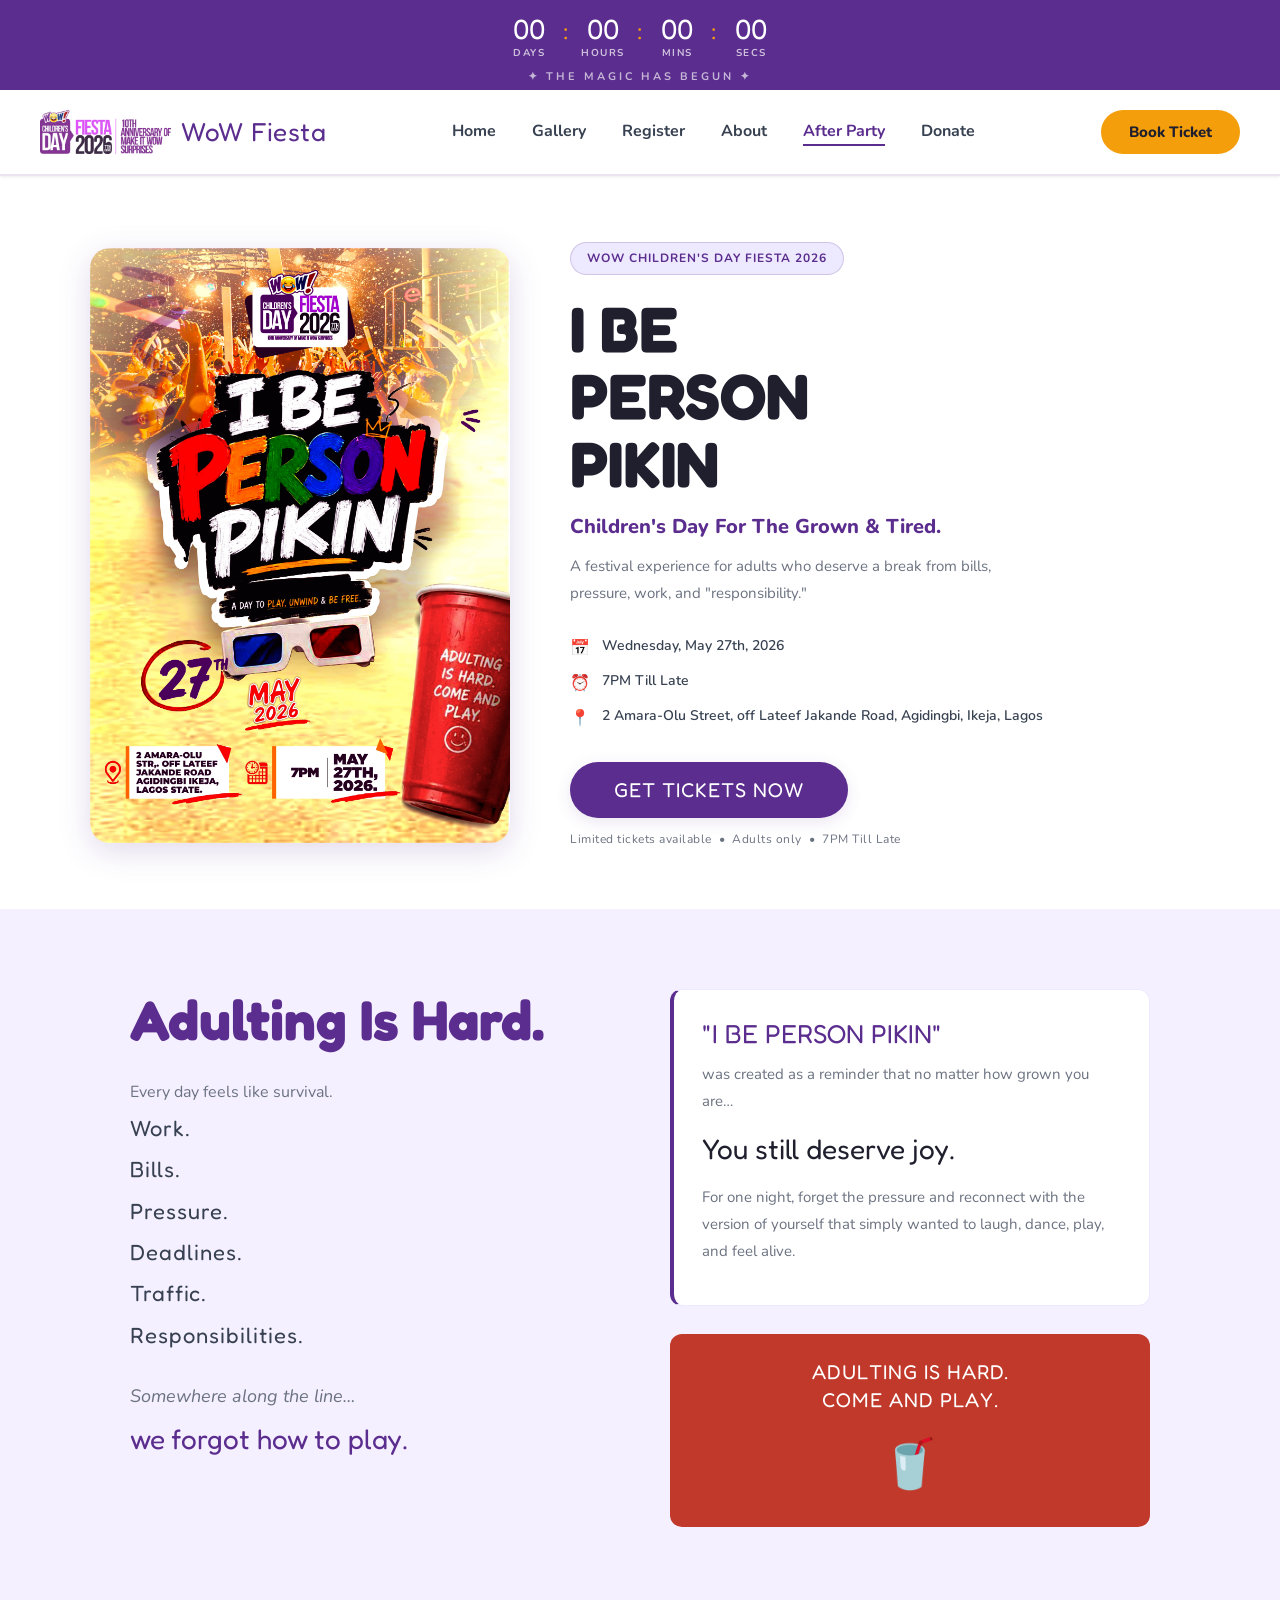
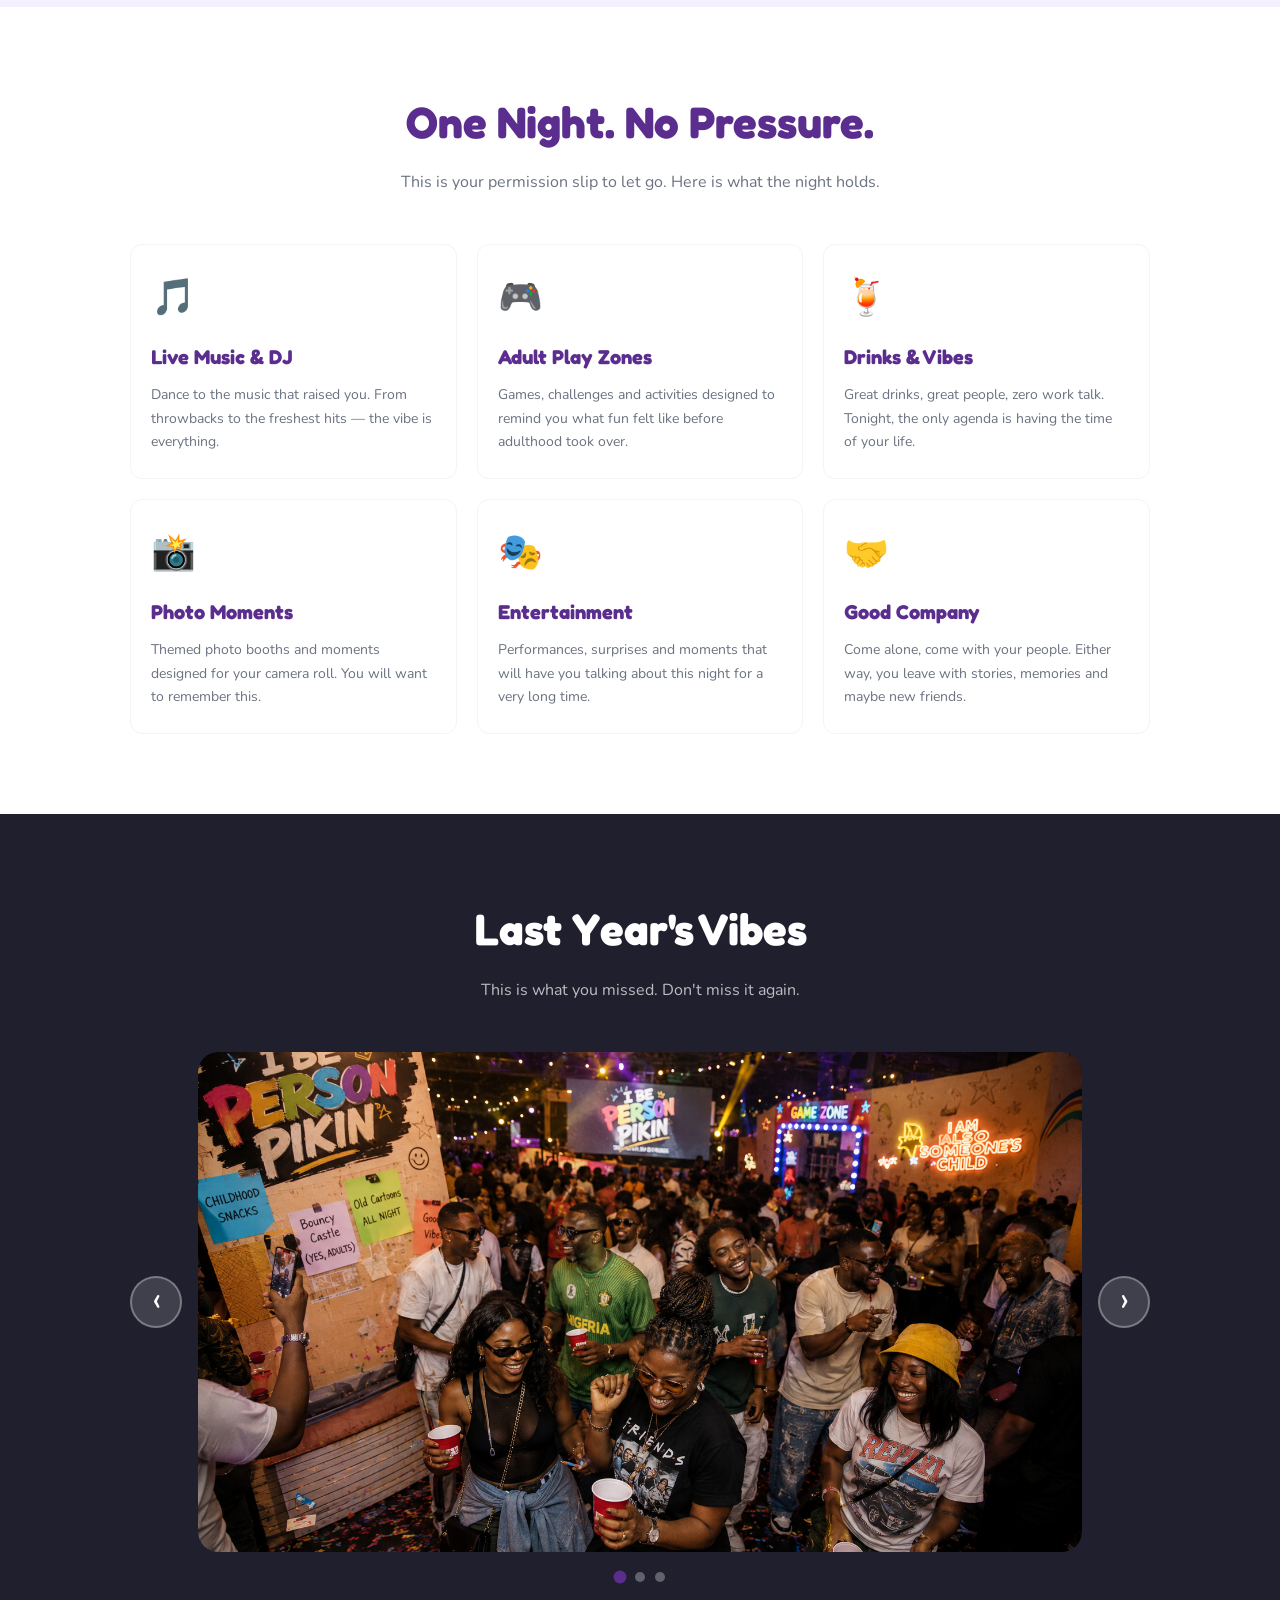
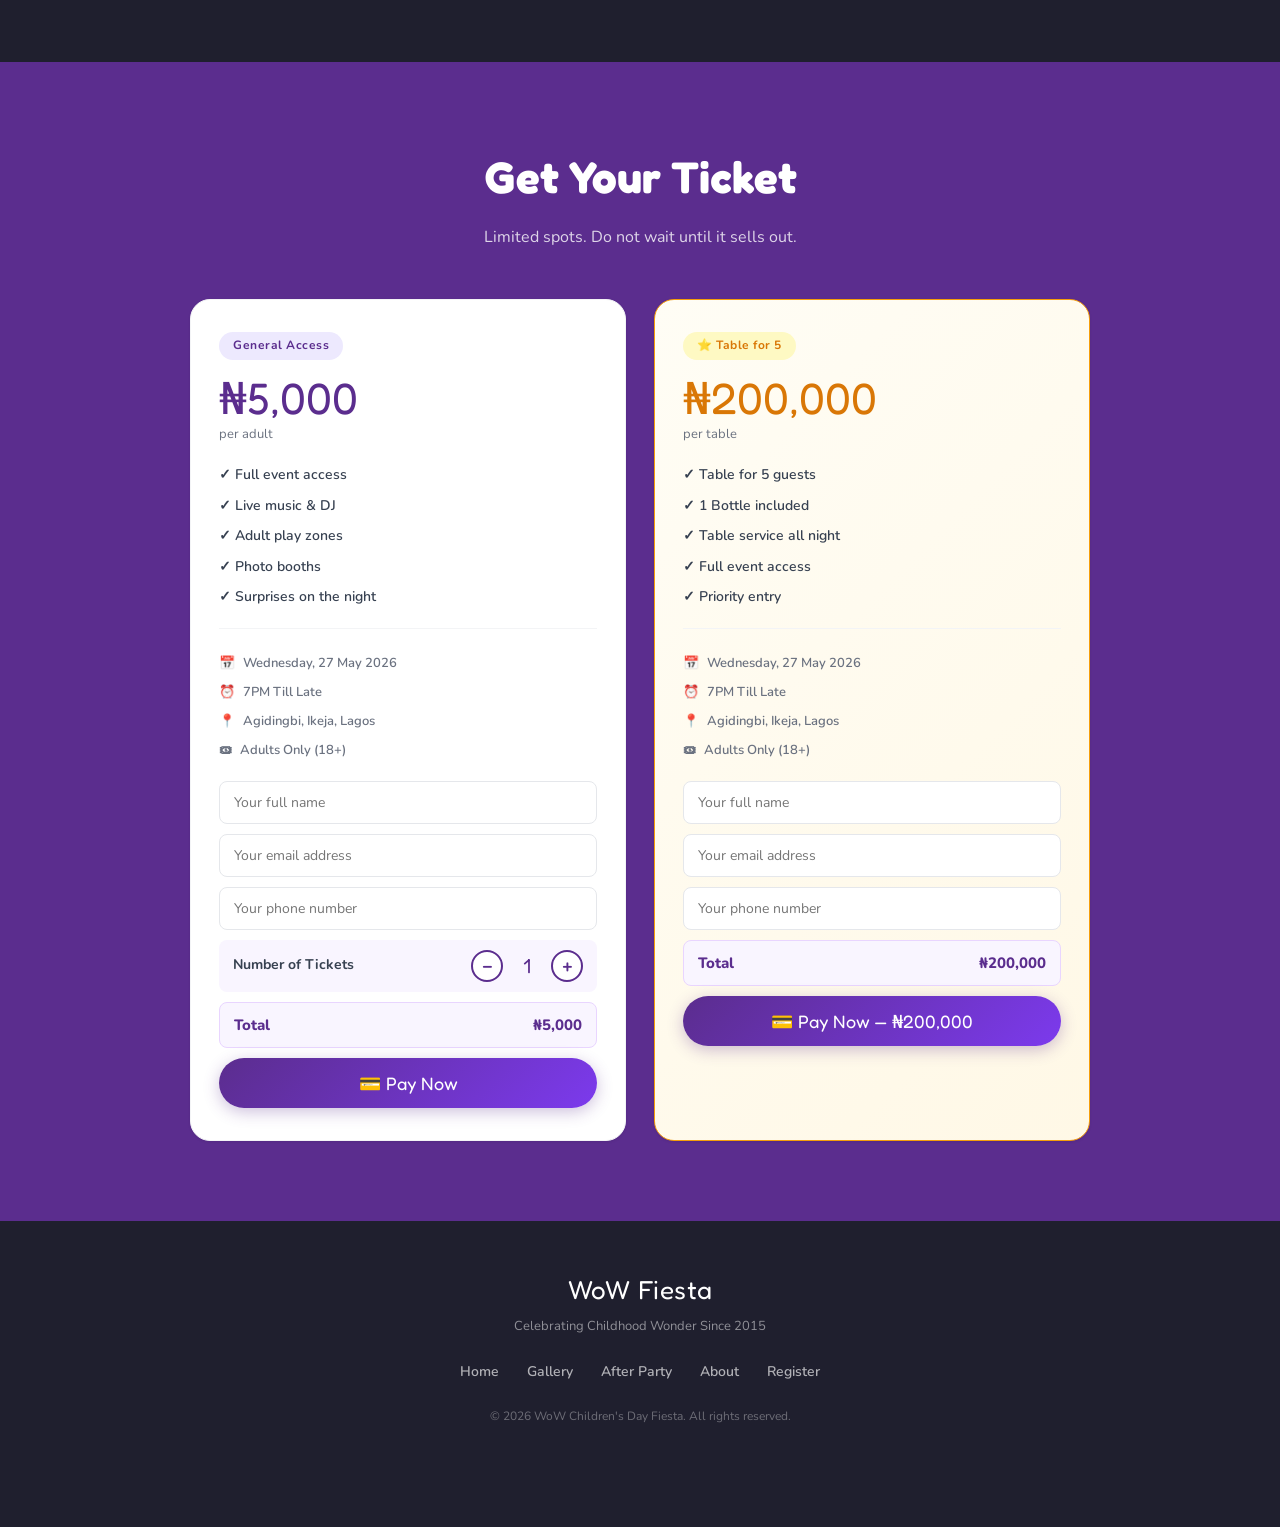
<file: after-party.html>
<!DOCTYPE html>
<html lang="en">
<head>
  <meta charset="UTF-8" />
  <meta name="viewport" content="width=device-width, initial-scale=1.0" />
  <meta name="description" content="I Be Person Pikin — Children's Day For The Grown & Tired. WoW Fiesta Adult After Party, May 27th 2026, Lagos." />
  <title>I Be Person Pikin — WoW Fiesta After Party</title>
  <link rel="icon" href="assets/logo.png" type="image/png" />
  <link href="https://fonts.googleapis.com/css2?family=Fredoka+One&family=Nunito:wght@400;600;700;800;900&family=Black+Han+Sans&display=swap" rel="stylesheet" />
  <link rel="stylesheet" href="css/style.css" />
  <link rel="stylesheet" href="css/after-party.css" />
</head>
<body>

  <!-- COUNTDOWN BANNER -->
  <div class="countdown-banner">
    <div class="countdown-inner">
      <div class="cd-unit">
        <span class="cd-num" id="cd-days">00</span>
        <span class="cd-lbl">DAYS</span>
      </div>
      <div class="cd-sep">:</div>
      <div class="cd-unit">
        <span class="cd-num" id="cd-hours">00</span>
        <span class="cd-lbl">HOURS</span>
      </div>
      <div class="cd-sep">:</div>
      <div class="cd-unit">
        <span class="cd-num" id="cd-mins">00</span>
        <span class="cd-lbl">MINS</span>
      </div>
      <div class="cd-sep">:</div>
      <div class="cd-unit">
        <span class="cd-num" id="cd-secs">00</span>
        <span class="cd-lbl">SECS</span>
      </div>
    </div>
    <p class="cd-tagline">✦ UNTIL THE MAGIC UNFOLDS ✦</p>
  </div>


  <!-- NAVBAR -->
  <nav class="navbar" id="navbar">
    <div class="nav-logo">
      <a href="index.html">
        <img src="assets/logo.png"
          alt="WoW Fiesta Logo" class="logo-img" />
      </a>
      <a href="index.html">
        <span class="logo-text">WoW Fiesta</span>
      </a>
    </div>
    <ul class="nav-links">
      <li><a href="index.html" class="nav-link">Home</a></li>
      <li><a href="gallery.html" class="nav-link">Gallery</a></li>
      <li><a href="index.html#register" class="nav-link">Register</a></li>
      <li><a href="index.html#about" class="nav-link">About</a></li>
      <li><a href="after-party.html" class="nav-link active">After Party</a></li>
      <li><a href="donate.html" class="nav-link">Donate</a></li>
    </ul>
    <button class="nav-book-btn"
      onclick="window.location.href='index.html#register'">
      Book Ticket
    </button>
    <button class="hamburger" id="hamburger"
      onclick="toggleMenu()">
      <span></span>
      <span></span>
      <span></span>
    </button>
  </nav>

  <!-- Mobile menu -->
  <div class="mobile-menu" id="mobileMenu">
    <a href="index.html" onclick="closeMenu()">Home</a>
    <a href="gallery.html" onclick="closeMenu()">Gallery</a>
    <a href="index.html#register" onclick="closeMenu()">Register</a>
    <a href="index.html#about" onclick="closeMenu()">About</a>
    <a href="after-party.html" onclick="closeMenu()">After Party</a>
    <a href="donate.html" onclick="closeMenu()">Donate</a>
  </div>


  <!-- ============================================
    HERO SECTION — FLYER + TITLE
  ============================================ -->
  <section class="ibpp-hero">

    <div class="ibpp-hero-inner">

      <!-- Left: Flyer image -->
      <div class="ibpp-flyer-wrap">
        <img
          src="assets/images/ibpp-flyer.jpeg"
          alt="I Be Person Pikin Flyer"
          class="ibpp-flyer"
        />
      </div>

      <!-- Right: Text content -->
      <div class="ibpp-hero-text">

        <div class="ibpp-tag">
          WoW Children's Day Fiesta 2026
        </div>

        <h1 class="ibpp-title">
          I BE<br/>
          <span class="ibpp-title-person">PERSON</span><br/>
          <span class="ibpp-title-pikin">PIKIN</span>
        </h1>

        <p class="ibpp-subtitle">
          Children's Day For The Grown &amp; Tired.
        </p>

        <p class="ibpp-desc">
          A festival experience for adults who deserve
          a break from bills, pressure, work, and
          "responsibility."
        </p>

        <div class="ibpp-event-details">
          <div class="ibpp-detail-row">
            <span class="ibpp-detail-icon">📅</span>
            <span>Wednesday, May 27th, 2026</span>
          </div>
          <div class="ibpp-detail-row">
            <span class="ibpp-detail-icon">⏰</span>
            <span>7PM Till Late</span>
          </div>
          <div class="ibpp-detail-row">
            <span class="ibpp-detail-icon">📍</span>
            <span>2 Amara-Olu Street, off Lateef Jakande
              Road, Agidingbi, Ikeja, Lagos</span>
          </div>
        </div>

        <button class="ibpp-cta-btn"
          onclick="document.getElementById('ibpp-tickets').scrollIntoView({behavior:'smooth'})">
          GET TICKETS NOW
        </button>

        <p class="ibpp-cta-small">
          Limited tickets available &nbsp;•&nbsp;
          Adults only &nbsp;•&nbsp; 7PM Till Late
        </p>

      </div>
    </div>
  </section>


  <!-- ============================================
    ADULTING IS HARD SECTION
  ============================================ -->
  <section class="ibpp-adulting">
    <div class="ibpp-container">

      <div class="adulting-grid">

        <!-- Left: emotional copy -->
        <div class="adulting-text">
          <h2 class="adulting-heading">
            Adulting Is Hard.
          </h2>

          <div class="adulting-list">
            <p>Every day feels like survival.</p>
            <p class="adulting-word">Work.</p>
            <p class="adulting-word">Bills.</p>
            <p class="adulting-word">Pressure.</p>
            <p class="adulting-word">Deadlines.</p>
            <p class="adulting-word">Traffic.</p>
            <p class="adulting-word">Responsibilities.</p>
          </div>

          <p class="adulting-break">
            Somewhere along the line…
          </p>
          <p class="adulting-break-sub">
            we forgot how to play.
          </p>
        </div>

        <!-- Right: reminder box -->
        <div class="adulting-reminder">
          <div class="reminder-card">
            <p class="reminder-quote">
              "I BE PERSON PIKIN"
            </p>
            <p class="reminder-text">
              was created as a reminder that no matter
              how grown you are…
            </p>
            <p class="reminder-bold">
              You still deserve joy.
            </p>
            <p class="reminder-text">
              For one night, forget the pressure and
              reconnect with the version of yourself
              that simply wanted to laugh, dance, play,
              and feel alive.
            </p>
          </div>

          <div class="adulting-cup">
            <p class="cup-text">ADULTING IS HARD.</p>
            <p class="cup-text">COME AND PLAY.</p>
            <p class="cup-emoji">🥤</p>
          </div>
        </div>

      </div>
    </div>
  </section>


  <!-- ============================================
    WHAT TO EXPECT
  ============================================ -->
  <section class="ibpp-expect">
    <div class="ibpp-container">
      <h2 class="ibpp-section-title">
        One Night. No Pressure.
      </h2>
      <p class="ibpp-section-sub">
        This is your permission slip to let go.
        Here is what the night holds.
      </p>

      <div class="ibpp-expect-grid">
        <div class="ibpp-expect-card">
          <span class="expect-icon">🎵</span>
          <h3>Live Music &amp; DJ</h3>
          <p>
            Dance to the music that raised you.
            From throwbacks to the freshest hits —
            the vibe is everything.
          </p>
        </div>
        <div class="ibpp-expect-card">
          <span class="expect-icon">🎮</span>
          <h3>Adult Play Zones</h3>
          <p>
            Games, challenges and activities designed
            to remind you what fun felt like before
            adulthood took over.
          </p>
        </div>
        <div class="ibpp-expect-card">
          <span class="expect-icon">🍹</span>
          <h3>Drinks &amp; Vibes</h3>
          <p>
            Great drinks, great people, zero work
            talk. Tonight, the only agenda is
            having the time of your life.
          </p>
        </div>
        <div class="ibpp-expect-card">
          <span class="expect-icon">📸</span>
          <h3>Photo Moments</h3>
          <p>
            Themed photo booths and moments
            designed for your camera roll.
            You will want to remember this.
          </p>
        </div>
        <div class="ibpp-expect-card">
          <span class="expect-icon">🎭</span>
          <h3>Entertainment</h3>
          <p>
            Performances, surprises and moments
            that will have you talking about this
            night for a very long time.
          </p>
        </div>
        <div class="ibpp-expect-card">
          <span class="expect-icon">🤝</span>
          <h3>Good Company</h3>
          <p>
            Come alone, come with your people.
            Either way, you leave with stories,
            memories and maybe new friends.
          </p>
        </div>
      </div>
    </div>
  </section>

  <!-- ============================================
    PHOTO CAROUSEL
  ============================================ -->
  <section class="ibpp-carousel-section">
    <div class="ibpp-container">
      <h2 class="ibpp-section-title">Last Year's Vibes</h2>
      <p class="ibpp-section-sub">This is what you missed. Don't miss it again.</p>

      <div class="ibpp-carousel">
        <button class="carousel-btn carousel-prev" onclick="moveCarousel(-1)">&#8249;</button>

        <div class="carousel-track-wrapper">
          <div class="carousel-track" id="carouselTrack">
            <div class="carousel-slide">
              <img src="assets/images/ibpp-photo-1.jpeg" alt="I Be Person Pikin crowd" />
            </div>
            <div class="carousel-slide">
              <img src="assets/images/ibpp-photo-2.jpeg" alt="I Be Person Pikin game zone" />
            </div>
            <div class="carousel-slide">
              <img src="assets/images/ibpp-photo-3.jpeg" alt="I Be Person Pikin vibes" />
            </div>
          </div>
        </div>

        <button class="carousel-btn carousel-next" onclick="moveCarousel(1)">&#8250;</button>
      </div>

      <div class="carousel-dots" id="carouselDots">
        <span class="carousel-dot active" onclick="goToSlide(0)"></span>
        <span class="carousel-dot" onclick="goToSlide(1)"></span>
        <span class="carousel-dot" onclick="goToSlide(2)"></span>
      </div>
    </div>
  </section>


  <!-- ============================================
    TICKET SECTION
  ============================================ -->
  <section class="ibpp-tickets-section" id="ibpp-tickets">
    <div class="ibpp-container">
      <h2 class="ibpp-section-title white">Get Your Ticket</h2>
      <p class="ibpp-section-sub white">Limited spots. Do not wait until it sells out.</p>

      <div class="ibpp-tiers-grid">

        <!-- General Access -->
        <div class="ibpp-tier-card">
          <span class="tier-badge">General Access</span>
          <p class="tier-price">₦5,000</p>
          <p class="tier-per">per adult</p>
          <ul class="tier-includes">
            <li>✓ Full event access</li>
            <li>✓ Live music &amp; DJ</li>
            <li>✓ Adult play zones</li>
            <li>✓ Photo booths</li>
            <li>✓ Surprises on the night</li>
          </ul>
          <div class="tier-details">
            <div class="tier-detail-row"><span>📅</span><span>Wednesday, 27 May 2026</span></div>
            <div class="tier-detail-row"><span>⏰</span><span>7PM Till Late</span></div>
            <div class="tier-detail-row"><span>📍</span><span>Agidingbi, Ikeja, Lagos</span></div>
            <div class="tier-detail-row"><span>🎟</span><span>Adults Only (18+)</span></div>
          </div>

          <!-- Payment Form -->
          <div class="ap-pay-form" id="ga-form">
            <div class="ap-form-group">
              <input type="text" id="ga-name" placeholder="Your full name" />
            </div>
            <div class="ap-form-group">
              <input type="email" id="ga-email" placeholder="Your email address" />
            </div>
            <div class="ap-form-group">
              <input type="tel" id="ga-phone" placeholder="Your phone number" />
            </div>
            <div class="ap-qty-row">
              <span class="ap-qty-label">Number of Tickets</span>
              <div class="ap-qty-controls">
                <button onclick="changeAPQty('ga', -1)">−</button>
                <span id="ga-qty">1</span>
                <button onclick="changeAPQty('ga', 1)">+</button>
              </div>
            </div>
            <div class="ap-total-box">
              <span>Total</span>
              <span id="ga-total">₦5,000</span>
            </div>
            <button class="ap-pay-btn" id="ga-pay-btn" onclick="handleAPPayment('ga', 5000, 'General Access')">
              💳 Pay Now
            </button>
          </div>
        </div>

        <!-- Table for 5 VIP -->
        <div class="ibpp-tier-card ibpp-tier-vip">
          <span class="tier-badge vip">⭐ Table for 5</span>
          <p class="tier-price vip">₦200,000</p>
          <p class="tier-per">per table</p>
          <ul class="tier-includes">
            <li>✓ Table for 5 guests</li>
            <li>✓ 1 Bottle included</li>
            <li>✓ Table service all night</li>
            <li>✓ Full event access</li>
            <li>✓ Priority entry</li>
          </ul>
          <div class="tier-details">
            <div class="tier-detail-row"><span>📅</span><span>Wednesday, 27 May 2026</span></div>
            <div class="tier-detail-row"><span>⏰</span><span>7PM Till Late</span></div>
            <div class="tier-detail-row"><span>📍</span><span>Agidingbi, Ikeja, Lagos</span></div>
            <div class="tier-detail-row"><span>🎟</span><span>Adults Only (18+)</span></div>
          </div>

          <!-- Payment Form -->
          <div class="ap-pay-form" id="vip-form">
            <div class="ap-form-group">
              <input type="text" id="vip-name" placeholder="Your full name" />
            </div>
            <div class="ap-form-group">
              <input type="email" id="vip-email" placeholder="Your email address" />
            </div>
            <div class="ap-form-group">
              <input type="tel" id="vip-phone" placeholder="Your phone number" />
            </div>
            <div class="ap-total-box">
              <span>Total</span>
              <span id="vip-total">₦200,000</span>
            </div>
            <button class="ap-pay-btn" id="vip-pay-btn" onclick="handleAPPayment('vip', 200000, 'Table for 5 VIP')">
              💳 Pay Now — ₦200,000
            </button>
          </div>
        </div>

      </div>
    </div>
  </section>

  <!-- FOOTER -->
  <footer class="footer">
    <div class="footer-inner">
      <div class="footer-logo">
        <span class="logo-text">WoW Fiesta</span>
        <p>Celebrating Childhood Wonder Since 2015</p>
      </div>
      <div class="footer-links">
        <a href="index.html">Home</a>
        <a href="gallery.html">Gallery</a>
        <a href="after-party.html">After Party</a>
        <a href="index.html#about">About</a>
        <a href="index.html#register">Register</a>
      </div>
      <p class="footer-copy">
        &copy; 2026 WoW Children's Day Fiesta.
        All rights reserved.
      </p>
    </div>
  </footer>


  <!-- MOBILE BOTTOM NAV -->
  <nav class="bottom-nav">
    <a href="index.html" class="bottom-nav-item">
      <span class="bnav-icon">🏠</span>
      <span class="bnav-label">Home</span>
    </a>
    <a href="gallery.html" class="bottom-nav-item">
      <span class="bnav-icon">🖼</span>
      <span class="bnav-label">Gallery</span>
    </a>
    <a href="index.html#register" class="bottom-nav-item">
      <span class="bnav-icon">🎟</span>
      <span class="bnav-label">Register</span>
    </a>
    <a href="index.html#about" class="bottom-nav-item">
      <span class="bnav-icon">ℹ</span>
      <span class="bnav-label">About</span>
    </a>
  </nav>

  <script src="js/after-party.js"></script>

</body>
</html>
</file>
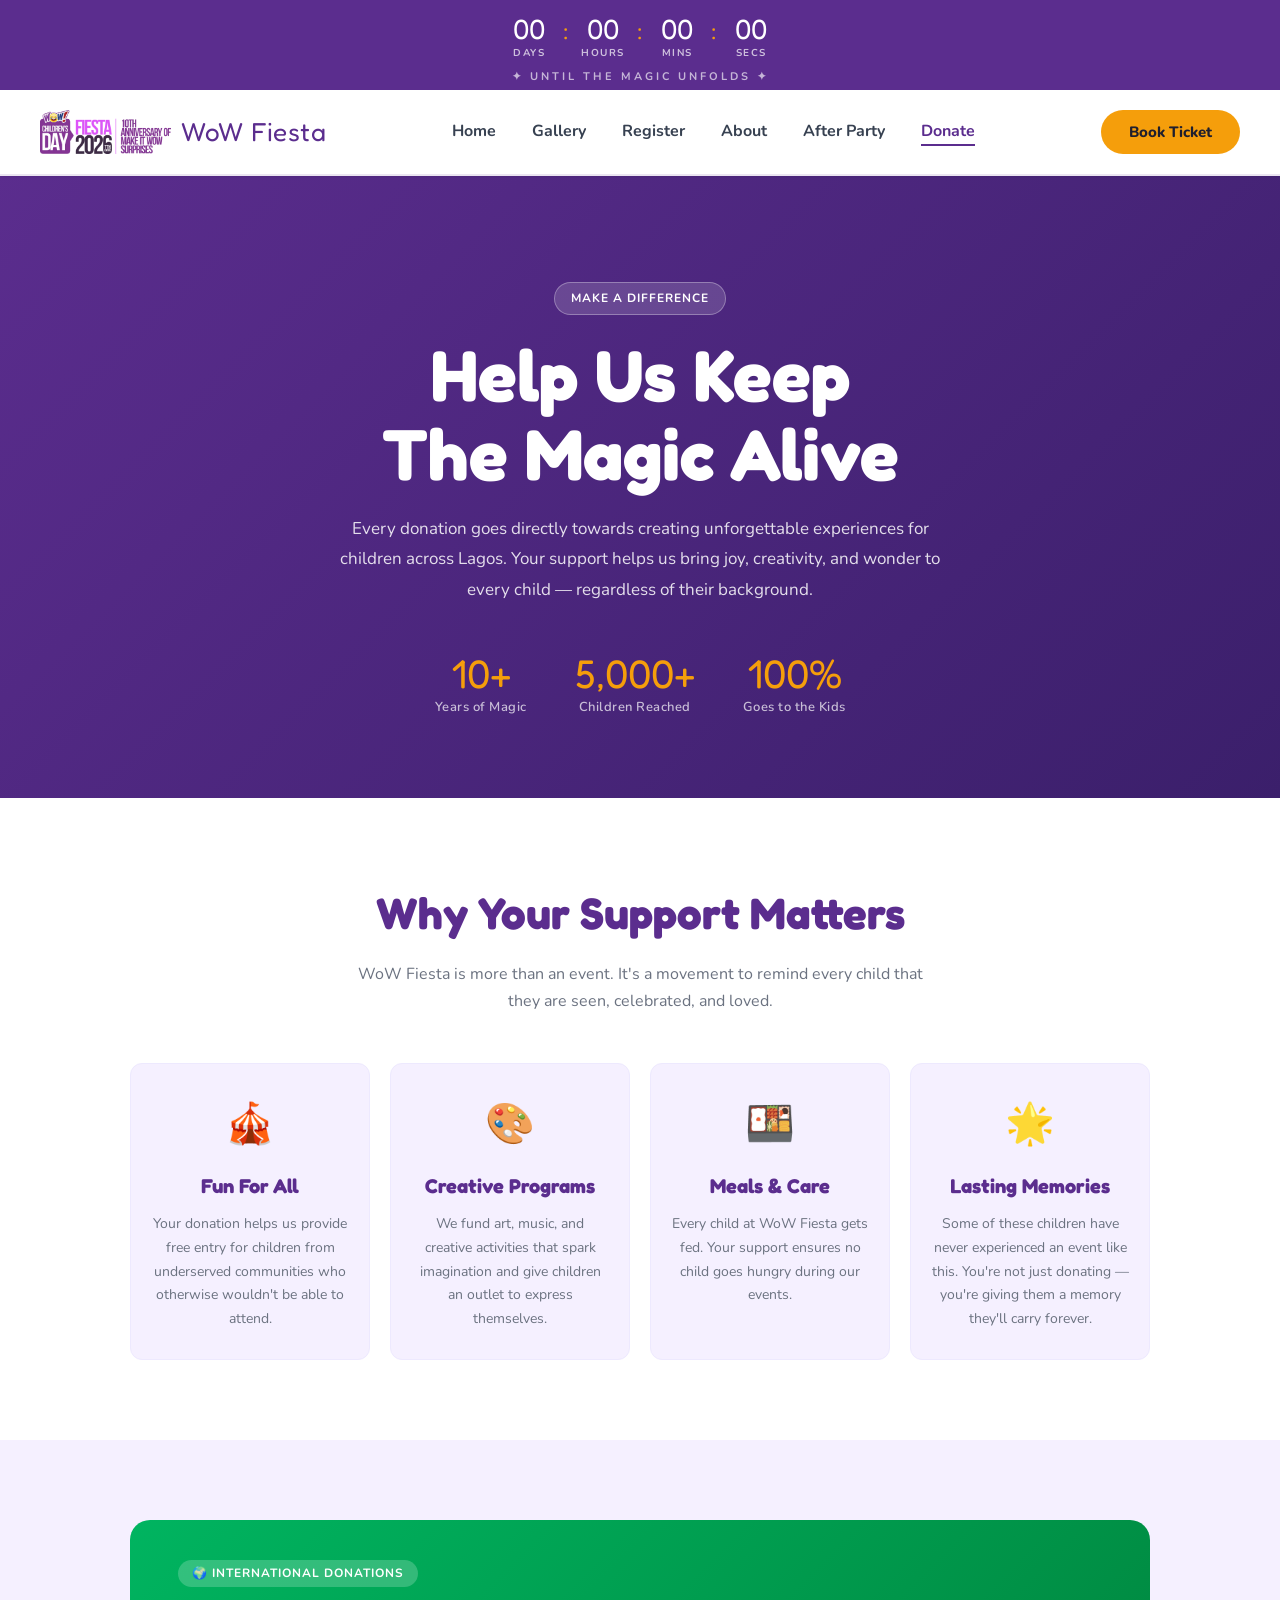
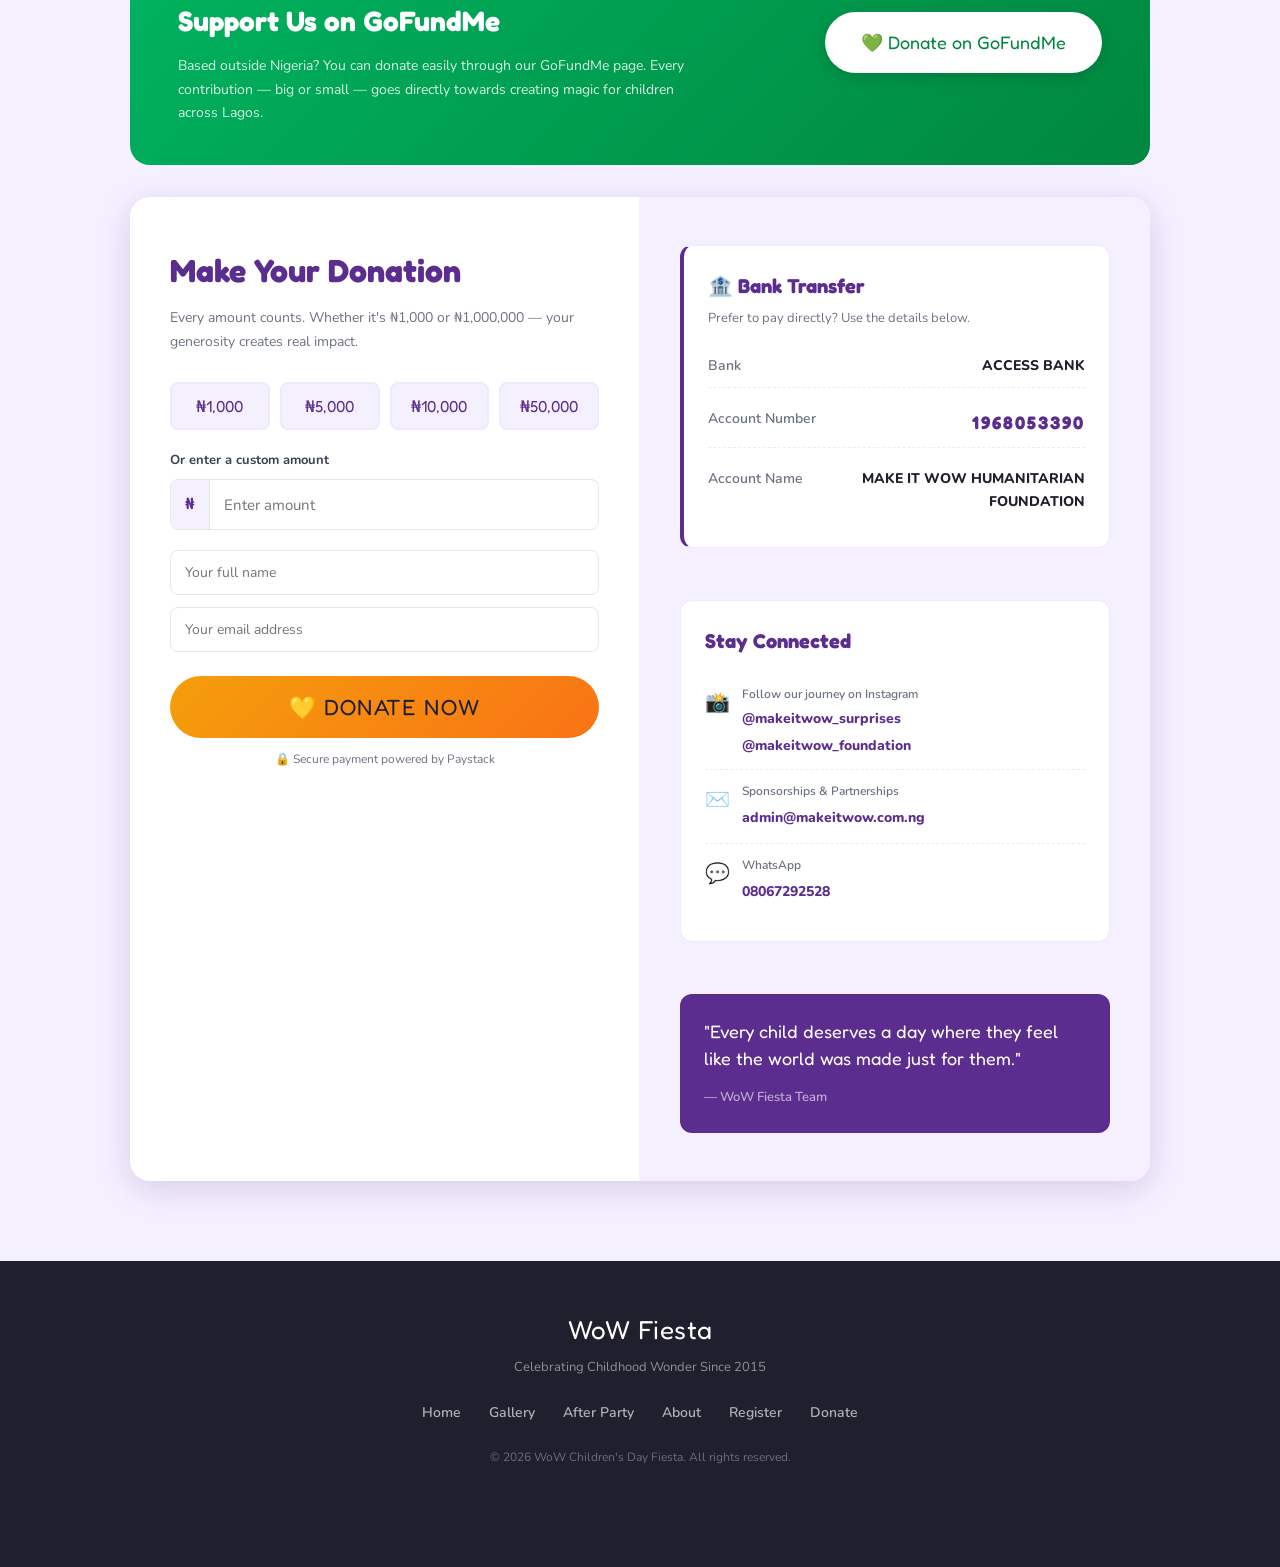
<file: donate.html>
<!DOCTYPE html>
<html lang="en">
<head>
  <meta charset="UTF-8" />
  <meta name="viewport" content="width=device-width, initial-scale=1.0" />
  <meta name="description" content="Support WoW Fiesta — Help us keep the magic alive for children across Lagos." />
  <title>Donate — WoW Fiesta</title>
  <link rel="icon" href="assets/logo.png" type="image/png" />
  <link href="https://fonts.googleapis.com/css2?family=Fredoka+One&family=Nunito:wght@400;600;700;800;900&display=swap" rel="stylesheet" />
  <link rel="stylesheet" href="css/style.css" />
  <link rel="stylesheet" href="css/donate.css" />
</head>
<body>

  <!-- COUNTDOWN BANNER -->
  <div class="countdown-banner">
    <div class="countdown-inner">
      <div class="cd-unit">
        <span class="cd-num" id="cd-days">00</span>
        <span class="cd-lbl">DAYS</span>
      </div>
      <div class="cd-sep">:</div>
      <div class="cd-unit">
        <span class="cd-num" id="cd-hours">00</span>
        <span class="cd-lbl">HOURS</span>
      </div>
      <div class="cd-sep">:</div>
      <div class="cd-unit">
        <span class="cd-num" id="cd-mins">00</span>
        <span class="cd-lbl">MINS</span>
      </div>
      <div class="cd-sep">:</div>
      <div class="cd-unit">
        <span class="cd-num" id="cd-secs">00</span>
        <span class="cd-lbl">SECS</span>
      </div>
    </div>
    <p class="cd-tagline">✦ UNTIL THE MAGIC UNFOLDS ✦</p>
  </div>

  <!-- NAVBAR -->
  <nav class="navbar" id="navbar">
    <div class="nav-logo">
      <a href="index.html">
        <img src="assets/logo.png" alt="WoW Fiesta Logo" class="logo-img" />
      </a>
      <a href="index.html">
        <span class="logo-text">WoW Fiesta</span>
      </a>
    </div>
    <ul class="nav-links">
      <li><a href="index.html" class="nav-link">Home</a></li>
      <li><a href="gallery.html" class="nav-link">Gallery</a></li>
      <li><a href="index.html#register" class="nav-link">Register</a></li>
      <li><a href="index.html#about" class="nav-link">About</a></li>
      <li><a href="after-party.html" class="nav-link">After Party</a></li>
      <li><a href="donate.html" class="nav-link active">Donate</a></li>
    </ul>
    <button class="nav-book-btn"
      onclick="window.location.href='index.html#register'">
      Book Ticket
    </button>
    <button class="hamburger" id="hamburger" onclick="toggleMenu()">
      <span></span><span></span><span></span>
    </button>
  </nav>

  <!-- Mobile menu -->
  <div class="mobile-menu" id="mobileMenu">
    <a href="index.html" onclick="closeMenu()">Home</a>
    <a href="gallery.html" onclick="closeMenu()">Gallery</a>
    <a href="index.html#register" onclick="closeMenu()">Register</a>
    <a href="index.html#about" onclick="closeMenu()">About</a>
    <a href="after-party.html" onclick="closeMenu()">After Party</a>
    <a href="donate.html" onclick="closeMenu()">Donate</a>
  </div>


  <!-- HERO -->
  <section class="donate-hero">
    <div class="donate-hero-inner">
      <div class="donate-tag">Make a Difference</div>
      <h1 class="donate-title">Help Us Keep<br/>The Magic Alive</h1>
      <p class="donate-desc">
        Every donation goes directly towards creating unforgettable
        experiences for children across Lagos. Your support helps us
        bring joy, creativity, and wonder to every child — regardless
        of their background.
      </p>
      <div class="donate-stats">
        <div class="donate-stat">
          <span class="stat-num">10+</span>
          <span class="stat-label">Years of Magic</span>
        </div>
        <div class="donate-stat">
          <span class="stat-num">5,000+</span>
          <span class="stat-label">Children Reached</span>
        </div>
        <div class="donate-stat">
          <span class="stat-num">100%</span>
          <span class="stat-label">Goes to the Kids</span>
        </div>
      </div>
    </div>
  </section>


  <!-- WHY DONATE -->
  <section class="donate-why">
    <div class="donate-container">
      <h2 class="donate-section-title">Why Your Support Matters</h2>
      <p class="donate-section-sub">
        WoW Fiesta is more than an event. It's a movement to remind
        every child that they are seen, celebrated, and loved.
      </p>
      <div class="donate-why-grid">
        <div class="donate-why-card">
          <span class="why-icon">🎪</span>
          <h3>Fun For All</h3>
          <p>Your donation helps us provide free entry for children from
          underserved communities who otherwise wouldn't be able to attend.</p>
        </div>
        <div class="donate-why-card">
          <span class="why-icon">🎨</span>
          <h3>Creative Programs</h3>
          <p>We fund art, music, and creative activities that spark
          imagination and give children an outlet to express themselves.</p>
        </div>
        <div class="donate-why-card">
          <span class="why-icon">🍱</span>
          <h3>Meals & Care</h3>
          <p>Every child at WoW Fiesta gets fed. Your support ensures
          no child goes hungry during our events.</p>
        </div>
        <div class="donate-why-card">
          <span class="why-icon">🌟</span>
          <h3>Lasting Memories</h3>
          <p>Some of these children have never experienced an event like
          this. You're not just donating — you're giving them a memory
          they'll carry forever.</p>
        </div>
      </div>
    </div>
  </section>

  <!-- DONATE ACTION -->
<section class="donate-action">
  <div class="donate-container">

    <!-- GoFundMe Banner -->
    <div class="donate-gofundme-banner">
      <div class="gfm-left">
        <span class="gfm-tag">🌍 International Donations</span>
        <h2 class="gfm-title">Support Us on GoFundMe</h2>
        <p class="gfm-desc">
          Based outside Nigeria? You can donate easily through our
          GoFundMe page. Every contribution — big or small — goes
          directly towards creating magic for children across Lagos.
        </p>
      </div>
      
    <a href="https://gofund.me/67ad6dec6"
  target="_blank"
  rel="noopener noreferrer"
  class="gfm-btn" >
  💚 Donate on GoFundMe
</a>
    </div>

    <!-- Main Donate Card -->
    <div class="donate-card">

      <div class="donate-card-left">
        <h2 class="donate-card-title">Make Your Donation</h2>
        <p class="donate-card-sub">
          Every amount counts. Whether it's ₦1,000 or ₦1,000,000 —
          your generosity creates real impact.
        </p>

        <div class="donate-amounts">
          <button class="amount-btn" onclick="selectAmount(this, 1000)">₦1,000</button>
          <button class="amount-btn" onclick="selectAmount(this, 5000)">₦5,000</button>
          <button class="amount-btn" onclick="selectAmount(this, 10000)">₦10,000</button>
          <button class="amount-btn" onclick="selectAmount(this, 50000)">₦50,000</button>
        </div>

        <div class="donate-custom">
          <label>Or enter a custom amount</label>
          <div class="custom-input-wrap">
            <span class="naira-sign">₦</span>
            <input
              type="number"
              id="custom-amount"
              placeholder="Enter amount"
              min="100"
              oninput="setCustomAmount(this.value)"
            />
          </div>
        </div>

        <div class="donate-form">
          <input type="text" id="donor-name" placeholder="Your full name" />
          <input type="email" id="donor-email" placeholder="Your email address" />
        </div>

        <button class="donate-btn" id="donate-btn" onclick="handleDonation()">
          💛 DONATE NOW
        </button>
        <p class="donate-secure">🔒 Secure payment powered by Paystack</p>
      </div>

      <div class="donate-card-right">

        <!-- Bank Transfer -->
        <div class="donate-bank">
          <h3 class="bank-title">🏦 Bank Transfer</h3>
          <p class="bank-sub">Prefer to pay directly? Use the details below.</p>
          <div class="bank-details">
            <div class="bank-row">
              <span class="bank-label">Bank</span>
              <span class="bank-value">ACCESS BANK</span>
            </div>
            <div class="bank-row">
              <span class="bank-label">Account Number</span>
              <span class="bank-value bank-acct">1968053390</span>
            </div>
            <div class="bank-row">
              <span class="bank-label">Account Name</span>
              <span class="bank-value">MAKE IT WOW HUMANITARIAN FOUNDATION</span>
            </div>
          </div>
        </div>

        <!-- Connect & Contact -->
        <div class="donate-connect">
          <h3 class="connect-title">Stay Connected</h3>
          <div class="connect-row">
            <span class="connect-icon">📸</span>
            <div>
              <p class="connect-label">Follow our journey on Instagram</p>
              <div class="connect-links">
                <a href="https://instagram.com/makeitwow_surprises" target="_blank" rel="noopener noreferrer">@makeitwow_surprises</a>
                <a href="https://instagram.com/makeitwow_foundation" target="_blank" rel="noopener noreferrer">@makeitwow_foundation</a>
              </div>
            </div>
          </div>
          <div class="connect-row">
            <span class="connect-icon">✉️</span>
            <div>
              <p class="connect-label">Sponsorships &amp; Partnerships</p>
              <a href="mailto:admin@makeitwow.com.ng" class="connect-link-plain">admin@makeitwow.com.ng</a>
            </div>
          </div>
          <div class="connect-row">
            <span class="connect-icon">💬</span>
            <div>
              <p class="connect-label">WhatsApp</p>
              <a href="https://wa.me/2348067292528" target="_blank" rel="noopener noreferrer" class="connect-link-plain">08067292528</a>
            </div>
          </div>
        </div>

        <div class="donate-quote">
          <p>"Every child deserves a day where they feel like the world was made just for them."</p>
          <span>— WoW Fiesta Team</span>
        </div>

      </div>
    </div>
  </div>
</section>

  <!-- FOOTER -->
  <footer class="footer">
    <div class="footer-inner">
      <div class="footer-logo">
        <span class="logo-text">WoW Fiesta</span>
        <p>Celebrating Childhood Wonder Since 2015</p>
      </div>
      <div class="footer-links">
        <a href="index.html">Home</a>
        <a href="gallery.html">Gallery</a>
        <a href="after-party.html">After Party</a>
        <a href="index.html#about">About</a>
        <a href="index.html#register">Register</a>
        <a href="donate.html">Donate</a>
      </div>
      <p class="footer-copy">
        &copy; 2026 WoW Children's Day Fiesta. All rights reserved.
      </p>
    </div>
  </footer>

  <!-- MOBILE BOTTOM NAV -->
  <nav class="bottom-nav">
    <a href="index.html" class="bottom-nav-item">
      <span class="bnav-icon">🏠</span>
      <span class="bnav-label">Home</span>
    </a>
    <a href="gallery.html" class="bottom-nav-item">
      <span class="bnav-icon">🖼</span>
      <span class="bnav-label">Gallery</span>
    </a>
    <a href="index.html#register" class="bottom-nav-item">
      <span class="bnav-icon">🎟</span>
      <span class="bnav-label">Register</span>
    </a>
    <a href="donate.html" class="bottom-nav-item">
      <span class="bnav-icon">💛</span>
      <span class="bnav-label">Donate</span>
    </a>
  </nav>

  <script src="js/donate.js"></script>

</body>
</html>
</file>
<file: css/style.css>
/* ============================================
   ROOT VARIABLES
   All colours, fonts and sizes in one place.
   Change a value here and it updates everywhere.
============================================ */
:root {
  --purple:       #5B2D8E;
  --purple-mid:   #7B3FBE;
  --purple-light: #EDE9FE;
  --purple-pale:  #F5F0FF;
  --gold:         #F59E0B;
  --gold-dark:    #D97706;
  --white:        #FFFFFF;
  --off-white:    #FAFAFA;
  --light-gray:   #F3F4F6;
  --mid-gray:     #6B7280;
  --dark:         #1F1F2E;
  --text-body:    #374151;
  --text-muted:   #6B7280;
  --radius-sm:    8px;
  --radius-md:    12px;
  --radius-lg:    20px;
  --radius-full:  999px;
  --shadow-sm:    0 1px 3px rgba(0,0,0,0.08);
  --shadow-md:    0 4px 16px rgba(91,45,142,0.12);
  --shadow-lg:    0 8px 32px rgba(91,45,142,0.18);
  --transition:   all 0.2s ease;
  --font-heading: 'Fredoka One', cursive;
  --font-body:    'Nunito', sans-serif;
  --max-width:    1200px;
  --section-pad:  80px 24px;
}


/* ============================================
   RESET & BASE
============================================ */
*, *::before, *::after {
  box-sizing: border-box;
  margin: 0;
  padding: 0;
}

html {
  scroll-behavior: smooth;
  font-size: 16px;
}

body {
  font-family: var(--font-body);
  color: var(--text-body);
  background: var(--white);
  line-height: 1.6;
  overflow-x: hidden;
}

img {
  max-width: 100%;
  height: auto;
  display: block;
}

ul {
  list-style: none;
}

a {
  text-decoration: none;
  color: inherit;
}

button {
  cursor: pointer;
  font-family: var(--font-body);
  border: none;
  outline: none;
}


/* ============================================
   REUSABLE UTILITY CLASSES
============================================ */
.section-container {
  max-width: var(--max-width);
  margin: 0 auto;
  padding: var(--section-pad);
}

.section-title {
  font-family: var(--font-heading);
  font-size: clamp(28px, 4vw, 40px);
  color: var(--purple);
  text-align: center;
  margin-bottom: 12px;
}

.section-title.left {
  text-align: left;
}

.section-sub {
  font-size: 16px;
  color: var(--text-muted);
  text-align: center;
  max-width: 560px;
  margin: 0 auto 48px;
  line-height: 1.7;
}


/* ============================================
   BUTTONS
============================================ */
.btn-primary {
  background: var(--purple);
  color: var(--white);
  font-size: 16px;
  font-weight: 700;
  padding: 14px 32px;
  border-radius: var(--radius-full);
  border: none;
  transition: var(--transition);
  display: inline-block;
}

.btn-primary:hover {
  background: var(--purple-mid);
  transform: translateY(-2px);
  box-shadow: var(--shadow-md);
}

.btn-outline {
  background: transparent;
  color: var(--purple);
  font-size: 16px;
  font-weight: 700;
  padding: 13px 32px;
  border-radius: var(--radius-full);
  border: 2px solid var(--purple);
  transition: var(--transition);
  display: inline-block;
  cursor: pointer;
}

.btn-outline:hover {
  background: var(--purple);
  color: var(--white);
  transform: translateY(-2px);
}


/* ============================================
   SECTION 1: COUNTDOWN BANNER
   The purple bar at the very top of the page
============================================ */
.countdown-banner {
  background: var(--purple);
  padding: 12px 24px 14px;
  text-align: center;
  position: fixed;
  top: 0;
  left: 0;
  right: 0;
  z-index: 1001;
  width: 100%;
  height: 90px;
}

.countdown-inner {
  display: flex;
  align-items: center;
  justify-content: center;
  gap: 8px;
  margin-bottom: 4px;
}

.cd-unit {
  display: flex;
  flex-direction: column;
  align-items: center;
  min-width: 52px;
}

.cd-num {
  font-family: var(--font-heading);
  font-size: 28px;
  color: var(--white);
  line-height: 1;
  min-width: 2ch;
  text-align: center;
}

.cd-lbl {
  font-size: 10px;
  color: rgba(255,255,255,0.7);
  letter-spacing: 1.5px;
  font-weight: 700;
  margin-top: 2px;
}

.cd-sep {
  font-family: var(--font-heading);
  font-size: 24px;
  color: var(--gold);
  margin-bottom: 14px;
}

.cd-tagline {
  font-size: 11px;
  color: rgba(255,255,255,0.65);
  letter-spacing: 3px;
  font-weight: 700;
}


/* ============================================
   SECTION 2: NAVBAR
============================================ */
.navbar {
  position: fixed;
  top: 90px;
  left: 0;
  right: 0;
  z-index: 999;
  background: var(--white);
  display: flex;
  align-items: center;
  justify-content: space-between;
  padding: 20px 40px;
  border-bottom: 2px solid rgba(91,45,142,0.12);
  box-shadow: 0 2px 12px rgba(91,45,142,0.1);
  width: 100%;
  min-height: 72px;
}

.nav-logo {
  display: flex;
  align-items: center;
  gap: 10px;
}

.logo-img {
  height: 44px;
  width: auto;
}

.logo-text {
  font-family: var(--font-heading);
  font-size: 26px;
  color: var(--purple);
  letter-spacing: 0.5px;
}

.nav-links {
  display: flex;
  align-items: center;
  gap: 36px;
}

.nav-link {
  font-size: 16px;
  font-weight: 700;
  color: var(--text-body);
  transition: var(--transition);
  position: relative;
  padding-bottom: 4px;
}

.nav-link::after {
  content: '';
  position: absolute;
  bottom: 0;
  left: 0;
  width: 0;
  height: 2px;
  background: var(--purple);
  transition: var(--transition);
}

.nav-link:hover,
.nav-link.active {
  color: var(--purple);
}

.nav-link:hover::after,
.nav-link.active::after {
  width: 100%;
}

.nav-book-btn {
  background: var(--gold);
  color: var(--dark);
  font-size: 15px;
  font-weight: 800;
  padding: 12px 28px;
  border-radius: var(--radius-full);
  transition: var(--transition);
}

.nav-book-btn:hover {
  background: var(--gold-dark);
  transform: translateY(-1px);
  box-shadow: 0 4px 12px rgba(245,158,11,0.35);
}

/* Hamburger — hidden on desktop */
.hamburger {
  display: none;
  flex-direction: column;
  gap: 5px;
  background: none;
  padding: 4px;
}

.hamburger span {
  display: block;
  width: 24px;
  height: 2px;
  background: var(--purple);
  border-radius: 2px;
  transition: var(--transition);
}

/* Mobile dropdown menu */
.mobile-menu {
  display: none;
  flex-direction: column;
  background: var(--white);
  border-bottom: 1px solid rgba(91,45,142,0.1);
  padding: 8px 0;
  position: sticky;
  top: 130px;
  z-index: 998;
}

.mobile-menu.open {
  display: flex;
}

.mobile-menu a {
  padding: 14px 32px;
  font-size: 15px;
  font-weight: 600;
  color: var(--text-body);
  border-bottom: 1px solid var(--light-gray);
  transition: var(--transition);
}

.mobile-menu a:hover {
  color: var(--purple);
  background: var(--purple-pale);
}


/* ============================================
   SECTION 3: HERO
============================================ */
.hero {
  background: var(--white);
  padding: 200px 40px 40px;
}

.hero-container {
  max-width: var(--max-width);
  margin: 0 auto;
  display: grid;
  grid-template-columns: 1fr 1fr;
  align-items: center;
  gap: 60px;
}

/* Hero left — text */
.hero-badge {
  display: inline-flex;
  align-items: center;
  background: var(--gold);
  color: var(--dark);
  font-size: 12px;
  font-weight: 800;
  padding: 6px 16px;
  border-radius: var(--radius-full);
  letter-spacing: 0.5px;
  margin-bottom: 20px;
}

.hero-title {
  font-family: var(--font-heading);
  font-size: clamp(40px, 5.5vw, 68px);
  color: var(--purple);
  line-height: 1.05;
  margin-bottom: 20px;
}

.hero-desc {
  font-size: 16px;
  color: var(--text-muted);
  line-height: 1.8;
  margin-bottom: 28px;
  max-width: 480px;
}
.hero-btns {
  display: flex;
  gap: 16px;
  flex-wrap: wrap;
}

/* Hero right — image */
.hero-image-wrap {
  position: relative;
  display: flex;
  justify-content: center;
  align-items: center;
}

.hero-img-box {
  border-radius: var(--radius-lg);
  overflow: hidden;
  width: 100%;
  max-width: 480px;
  background: var(--purple-light);
  min-height: 360px;
  display: flex;
  align-items: center;
  justify-content: center;
}

.hero-img {
  width: 100%;
  height: auto;
  border-radius: var(--radius-lg);
  object-fit: cover;
}

/* FREE ENTRY badge */
.free-entry-badge {
  position: absolute;
  top: -10px;
  right: 20px;
  background: #10B981;
  color: var(--white);
  width: 70px;
  height: 70px;
  border-radius: 50%;
  display: flex;
  flex-direction: column;
  align-items: center;
  justify-content: center;
  font-size: 12px;
  font-weight: 800;
  line-height: 1.2;
  text-align: center;
  box-shadow: var(--shadow-md);
  z-index: 2;
  letter-spacing: 0.5px;
}

/* Decorative stars */
.deco-star {
  position: absolute;
  font-size: 20px;
  color: var(--gold);
  pointer-events: none;
  z-index: 3;
}

.star-1 {
  top: 10px;
  left: -10px;
  font-size: 28px;
}

.star-2 {
  bottom: 30px;
  left: -20px;
  font-size: 18px;
}

/* Floating BOOK NOW button */
.book-now-float {
  position: absolute;
  bottom: -16px;
  right: 30px;
  background: var(--gold);
  color: var(--dark);
  font-size: 13px;
  font-weight: 800;
  padding: 12px 22px;
  border-radius: var(--radius-full);
  box-shadow: 0 6px 20px rgba(245,158,11,0.4);
  transition: var(--transition);
  z-index: 4;
  letter-spacing: 0.5px;
}

.book-now-float:hover {
  background: var(--gold-dark);
  transform: translateY(-2px);
  box-shadow: 0 10px 28px rgba(245,158,11,0.5);
}


/* ============================================
   SECTION 4: MAGICAL HIGHLIGHTS
============================================ */
.highlights {
  background: var(--off-white);
}

.highlights-grid {
  display: grid;
  grid-template-columns: repeat(3, 1fr);
  gap: 28px;
}

.highlight-card {
  background: var(--white);
  border-radius: var(--radius-md);
  overflow: hidden;
  box-shadow: var(--shadow-sm);
  transition: var(--transition);
  border: 1px solid rgba(91,45,142,0.07);
}

.highlight-card:hover {
  transform: translateY(-6px);
  box-shadow: var(--shadow-lg);
}

.highlight-img-wrap {
  width: 100%;
  height: 200px;
  overflow: hidden;
  background: var(--purple-light);
  display: flex;
  align-items: center;
  justify-content: center;
}

.highlight-img {
  width: 100%;
  height: 100%;
  object-fit: cover;
  transition: transform 0.4s ease;
}

.highlight-card:hover .highlight-img {
  transform: scale(1.04);
}

.highlight-title {
  font-family: var(--font-heading);
  font-size: 20px;
  color: var(--purple);
  padding: 16px 20px 8px;
}

.highlight-desc {
  font-size: 14px;
  color: var(--text-muted);
  padding: 0 20px 20px;
  line-height: 1.7;
}


/* ============================================
   SECTION 5: FUN FOR EVERYONE (ABOUT)
============================================ */
.about {
  background: var(--white);
}

.about-container {
  display: grid;
  grid-template-columns: 1fr 1fr;
  gap: 72px;
  align-items: center;
}

.about-desc {
  font-size: 16px;
  color: var(--text-muted);
  line-height: 1.8;
  margin-bottom: 28px;
}

.about-list {
  margin-bottom: 36px;
  display: flex;
  flex-direction: column;
  gap: 12px;
}

.about-list li {
  font-size: 15px;
  font-weight: 600;
  color: var(--text-body);
  display: flex;
  align-items: center;
  gap: 10px;
  padding: 10px 16px;
  background: var(--purple-pale);
  border-radius: var(--radius-sm);
  border-left: 3px solid var(--purple);
}

.about-image-wrap {
  border-radius: var(--radius-lg);
  overflow: hidden;
  box-shadow: var(--shadow-lg);
  background: var(--purple-light);
  min-height: 360px;
  display: flex;
  align-items: center;
  justify-content: center;
}

.about-img {
  width: 100%;
  height: auto;
  object-fit: cover;
  border-radius: var(--radius-lg);
}


/* ============================================
   SECTION 6: WHAT PARENTS SAY (TESTIMONIALS)
============================================ */
.testimonials {
  background: var(--purple-pale);
}

.testimonials-grid {
  display: grid;
  grid-template-columns: repeat(3, 1fr);
  gap: 24px;
}

.testimonial-card {
  background: var(--white);
  border-radius: var(--radius-md);
  padding: 28px;
  box-shadow: var(--shadow-sm);
  border: 1px solid rgba(91,45,142,0.08);
  transition: var(--transition);
  display: flex;
  flex-direction: column;
  gap: 20px;
}

.testimonial-card:hover {
  transform: translateY(-4px);
  box-shadow: var(--shadow-md);
}

.testimonial-text {
  font-size: 15px;
  color: var(--text-body);
  line-height: 1.8;
  font-style: italic;
  flex: 1;
}

.testimonial-text::before {
  content: '\201C';
  font-family: var(--font-heading);
  font-size: 48px;
  color: var(--purple-light);
  line-height: 0;
  vertical-align: -20px;
  margin-right: 4px;
}

.testimonial-author {
  display: flex;
  align-items: center;
  gap: 12px;
  padding-top: 16px;
  border-top: 1px solid var(--light-gray);
}

.author-avatar {
  width: 44px;
  height: 44px;
  border-radius: 50%;
  background: var(--purple);
  color: var(--white);
  font-size: 14px;
  font-weight: 700;
  display: flex;
  align-items: center;
  justify-content: center;
  flex-shrink: 0;
}

.author-name {
  font-size: 14px;
  font-weight: 700;
  color: var(--dark);
}

.author-role {
  font-size: 12px;
  color: var(--text-muted);
  margin-top: 2px;
}


/* ============================================
   SECTION 7: GALLERY PREVIEW
============================================ */
.gallery {
  background: var(--white);
}

.gallery-grid {
  display: grid;
  grid-template-columns: repeat(3, 1fr);
  gap: 16px;
  margin-bottom: 40px;
}

.gallery-item {
  border-radius: var(--radius-md);
  overflow: hidden;
  aspect-ratio: 4 / 3;
  background: var(--purple-light);
  cursor: pointer;
  transition: var(--transition);
}

.gallery-item img {
  width: 100%;
  height: 100%;
  object-fit: cover;
  transition: transform 0.4s ease;
}

.gallery-item:hover img {
  transform: scale(1.06);
}

.gallery-cta {
  text-align: center;
}


/* ============================================
   SECTION 8: REGISTRATION FORM
============================================ */
.register {
  background: var(--purple);
}

.register-container {
  display: grid;
  grid-template-columns: 1fr 1fr;
  gap: 72px;
  align-items: center;
}

/* Left text */
.register-heading {
  font-family: var(--font-heading);
  font-size: clamp(32px, 4vw, 48px);
  color: var(--white);
  margin-bottom: 16px;
}

.register-sub {
  font-size: 15px;
  color: rgba(255,255,255,0.85);
  line-height: 1.8;
  margin-bottom: 16px;
}

.register-perks {
  display: flex;
  flex-direction: column;
  gap: 12px;
}

.register-perks li {
  font-size: 15px;
  font-weight: 600;
  color: rgba(255,255,255,0.9);
  display: flex;
  align-items: center;
  gap: 8px;
}

/* Right form card */
.register-form-wrap {
  display: flex;
  justify-content: center;
}

.register-form-card {
  background: var(--white);
  border-radius: var(--radius-lg);
  padding: 36px 32px;
  width: 100%;
  max-width: 480px;
  box-shadow: var(--shadow-lg);
}

.form-group {
  margin-bottom: 20px;
}

.form-group label {
  display: block;
  font-size: 13px;
  font-weight: 700;
  color: var(--dark);
  margin-bottom: 8px;
  letter-spacing: 0.3px;
}

.form-group input,
.form-group select {
  width: 100%;
  padding: 12px 16px;
  border: 1.5px solid #E5E7EB;
  border-radius: var(--radius-sm);
  font-family: var(--font-body);
  font-size: 14px;
  color: var(--text-body);
  background: var(--white);
  transition: var(--transition);
  appearance: none;
}

.form-group input:focus,
.form-group select:focus {
  outline: none;
  border-color: var(--purple);
  box-shadow: 0 0 0 3px rgba(91,45,142,0.12);
}

.form-group input::placeholder {
  color: #BCC1C8;
}

/* Payment options */
.payment-options {
  display: grid;
  grid-template-columns: 1fr 1fr;
  gap: 12px;
}

.payment-option {
  display: flex;
  align-items: center;
  gap: 10px;
  padding: 12px 16px;
  border: 1.5px solid #E5E7EB;
  border-radius: var(--radius-sm);
  cursor: pointer;
  transition: var(--transition);
  font-size: 14px;
  font-weight: 600;
}

.payment-option:has(input:checked) {
  border-color: var(--purple);
  background: var(--purple-pale);
  color: var(--purple);
}

.payment-option input[type="radio"] {
  width: auto;
  padding: 0;
  border: none;
  accent-color: var(--purple);
}

.pay-label {
  font-size: 14px;
  font-weight: 700;
}
.payment-single {
  display: flex;
  align-items: center;
  padding: 12px 16px;
  border: 1.5px solid var(--purple-light);
  border-radius: var(--radius-sm);
  background: var(--purple-pale);
}

.pay-single-label {
  font-size: 14px;
  font-weight: 700;
  color: var(--purple);
}

/* Register button */
.btn-register {
  width: 100%;
  background: var(--gold);
  color: var(--dark);
  font-size: 16px;
  font-weight: 800;
  padding: 16px;
  border-radius: var(--radius-full);
  border: none;
  margin-top: 8px;
  transition: var(--transition);
  letter-spacing: 0.3px;
}

.btn-register:hover {
  background: var(--gold-dark);
  transform: translateY(-2px);
  box-shadow: 0 8px 24px rgba(245,158,11,0.4);
}

.btn-register:disabled {
  opacity: 0.6;
  cursor: not-allowed;
  transform: none;
}

.form-note {
  font-size: 12px;
  color: var(--text-muted);
  text-align: center;
  margin-top: 14px;
  line-height: 1.6;
}


/* ============================================
   FOOTER
============================================ */
.footer {
  background: var(--dark);
  padding: 48px 40px 100px;
}

.footer-inner {
  max-width: var(--max-width);
  margin: 0 auto;
  display: flex;
  flex-direction: column;
  align-items: center;
  gap: 24px;
  text-align: center;
}

.footer-logo .logo-text {
  font-family: var(--font-heading);
  font-size: 26px;
  color: var(--white);
}

.footer-logo p {
  font-size: 13px;
  color: rgba(255,255,255,0.5);
  margin-top: 6px;
}

.footer-links {
  display: flex;
  gap: 28px;
  flex-wrap: wrap;
  justify-content: center;
}

.footer-links a {
  font-size: 14px;
  font-weight: 600;
  color: rgba(255,255,255,0.65);
  transition: var(--transition);
}

.footer-links a:hover {
  color: var(--gold);
}

.footer-copy {
  font-size: 12px;
  color: rgba(255,255,255,0.35);
}


/* ============================================
   MOBILE BOTTOM NAV BAR
   Matches Stitch design — visible on mobile only
============================================ */
.bottom-nav {
  display: none;
  position: fixed;
  bottom: 0;
  left: 0;
  right: 0;
  z-index: 1000;
  background: var(--white);
  border-top: 1px solid rgba(91,45,142,0.12);
  box-shadow: 0 -4px 16px rgba(0,0,0,0.08);
  padding: 8px 0 12px;
}

.bottom-nav-item {
  flex: 1;
  display: flex;
  flex-direction: column;
  align-items: center;
  gap: 4px;
  padding: 6px 4px;
  transition: var(--transition);
}

.bnav-icon {
  font-size: 20px;
  line-height: 1;
}

.bnav-label {
  font-size: 10px;
  font-weight: 700;
  color: var(--text-muted);
  letter-spacing: 0.3px;
}

.bottom-nav-item.active .bnav-icon,
.bottom-nav-item:hover .bnav-icon {
  transform: translateY(-2px);
}

.bottom-nav-item.active .bnav-label {
  color: var(--purple);
}


/* ============================================
   RESPONSIVE — TABLET (max 1024px)
============================================ */
@media (max-width: 1024px) {
  .hero-container {
    gap: 40px;
  }

  .highlights-grid {
    grid-template-columns: repeat(2, 1fr);
  }

  .testimonials-grid {
    grid-template-columns: repeat(2, 1fr);
  }
}


/* ============================================
   RESPONSIVE — MOBILE (max 768px)
============================================ */
@media (max-width: 768px) {

  /* Navbar */
  .navbar {
    padding: 16px 20px;
    top: 82px;
    min-height: 64px;
  }

  .nav-links,
  .nav-book-btn {
    display: none;
  }

  .hamburger {
    display: flex;
  }

  /* Hero */
  .hero {
    padding: 170px 20px 60px;
  }

  .hero-container {
    grid-template-columns: 1fr;
    gap: 40px;
  }

  .hero-image-wrap {
    order: -1;
  }

  .hero-title {
    font-size: 40px;
  }

  .hero-btns {
    flex-direction: column;
  }

  .hero-btns .btn-primary,
  .hero-btns .btn-outline {
    width: 100%;
    text-align: center;
  }

  /* Section containers */
  .section-container {
    padding: 60px 20px;
  }

  /* Highlights */
  .highlights-grid {
    grid-template-columns: 1fr;
    gap: 20px;
  }

  /* About */
  .about-container {
    grid-template-columns: 1fr;
    gap: 40px;
  }

  .about-image-wrap {
    order: -1;
  }

  /* Testimonials */
  .testimonials-grid {
    grid-template-columns: 1fr;
    gap: 16px;
  }

  /* Gallery */
  .gallery-grid {
    grid-template-columns: repeat(2, 1fr);
    gap: 12px;
  }

  /* Registration */
  .register-container {
    grid-template-columns: 1fr;
    gap: 40px;
  }

  .register-form-card {
    padding: 28px 20px;
  }

  /* Footer */
  .footer {
    padding: 40px 20px 100px;
  }

  .footer-links {
    gap: 16px;
  }

  /* Show bottom nav on mobile */
  .bottom-nav {
    display: flex;
  }

  /* Countdown banner */
  .countdown-banner {
    padding: 12px 16px 8px;
  }

  .cd-num {
    font-size: 22px;
  }

  .cd-unit {
    min-width: 40px;
  }
}


/* ============================================
   RESPONSIVE — SMALL MOBILE (max 480px)
============================================ */
@media (max-width: 480px) {
  .hero-title {
    font-size: 34px;
  }

  .gallery-grid {
    grid-template-columns: 1fr;
  }

  .payment-options {
    grid-template-columns: 1fr;
  }

  .cd-num {
    font-size: 20px;
  }

  .cd-unit {
    min-width: 36px;
  }

  .cd-sep {
    font-size: 18px;
  }
}


/* ============================================
   IMAGE PLACEHOLDERS
   Shows a coloured box when images are missing.
   These disappear automatically once you drop
   real images into the assets/images/ folder.
============================================ */
img[src=""],
img:not([src]),
img[src*="assets/images/"] {
  background: var(--purple-light);
  min-height: 200px;
}

/* ============================================
   PRICE SUMMARY BOX
============================================ */
.price-summary {
  background: var(--purple-pale);
  border: 1.5px solid var(--purple-light);
  border-radius: var(--radius-sm);
  padding: 16px;
  margin-bottom: 20px;
}

.price-row {
  display: flex;
  justify-content: space-between;
  align-items: center;
  font-size: 14px;
  color: var(--text-body);
  padding: 6px 0;
  border-bottom: 1px solid rgba(91,45,142,0.08);
}

.price-row:last-child {
  border-bottom: none;
}

.price-row.price-total {
  font-weight: 800;
  font-size: 16px;
  color: var(--purple);
  padding-top: 10px;
  margin-top: 4px;
  border-top: 2px solid var(--purple-light);
  border-bottom: none;
}

.price-free {
  color: #10B981;
  font-weight: 700;
}

/* Adult price label next to field label */
.adult-price-label {
  font-size: 12px;
  font-weight: 700;
  color: var(--purple);
  background: var(--purple-pale);
  padding: 3px 10px;
  border-radius: var(--radius-full);
  margin-left: 8px;
}

.adult-price-label.hidden {
  display: none;
}

/* Field hint text below inputs */
.field-hint {
  font-size: 11px;
  color: var(--text-muted);
  margin-top: 5px;
  line-height: 1.4;
}

/* Label badges — FREE and price */
.label-badge {
  display: inline-block;
  font-size: 10px;
  font-weight: 700;
  padding: 2px 8px;
  border-radius: var(--radius-full);
  margin-left: 8px;
  vertical-align: middle;
}

.label-badge.free {
  background: #D1FAE5;
  color: #065F46;
}

.label-badge.paid {
  background: var(--purple-light);
  color: var(--purple);
}
.register-perks-heading {
  font-size: 14px;
  font-weight: 700;
  color: rgba(255,255,255,0.75);
  margin-bottom: 12px;
  letter-spacing: 0.3px;
}

/* ============================================
   EVENT DATES STRIP
   Shows both Lagos and Ibadan dates
   clearly in the hero section
============================================ */
.event-dates-strip {
  display: flex;
  flex-direction: column;
  gap: 12px;
  margin-bottom: 32px;
  max-width: 480px;
}

.event-date-row {
  display: flex;
  align-items: flex-start;
  gap: 12px;
  background: var(--purple-pale);
  border: 1.5px solid var(--purple-light);
  border-left: 4px solid var(--purple);
  border-radius: var(--radius-sm);
  padding: 12px 16px;
  transition: var(--transition);
}

.event-date-row:hover {
  border-left-color: var(--gold);
  background: var(--purple-light);
}

.event-dot {
  width: 10px;
  height: 10px;
  border-radius: 50%;
  background: var(--purple);
  flex-shrink: 0;
  margin-top: 5px;
}

.event-date-info {
  display: flex;
  flex-direction: column;
  gap: 3px;
}

.event-city-label {
  font-family: var(--font-heading);
  font-size: 16px;
  color: var(--purple);
  line-height: 1.2;
}

.event-date-text {
  font-size: 14px;
  font-weight: 700;
  color: var(--dark);
}

.event-venue-text {
  font-size: 12px;
  color: var(--text-muted);
  font-weight: 600;
}

@media (max-width: 600px) {
  .event-dates-strip {
    max-width: 100%;
  }
  .event-date-row {
    padding: 10px 14px;
  }
}
/* ============================================
   GALLERY LIGHTBOX
   Full screen zoom when clicking a photo
============================================ */
.gallery-item {
  cursor: zoom-in;
}

.gallery-item img {
  transition: transform 0.4s ease, filter 0.4s ease;
}

.gallery-item:hover img {
  transform: scale(1.06);
  filter: brightness(0.88);
}

/* Dark overlay that covers the whole screen */
.lightbox-overlay {
  position: fixed;
  inset: 0;
  background: rgba(0, 0, 0, 0.92);
  z-index: 9000;
  display: flex;
  align-items: center;
  justify-content: center;
  padding: 20px;
  opacity: 0;
  visibility: hidden;
  transition: opacity 0.3s ease, visibility 0.3s ease;
  cursor: zoom-out;
}

.lightbox-overlay.active {
  opacity: 1;
  visibility: visible;
}

/* The image inside the lightbox */
.lightbox-img-wrap {
  position: relative;
  max-width: 90vw;
  max-height: 90vh;
  cursor: default;
}

.lightbox-img {
  max-width: 90vw;
  max-height: 85vh;
  width: auto;
  height: auto;
  border-radius: 12px;
  object-fit: contain;
  display: block;
  box-shadow: 0 24px 64px rgba(0, 0, 0, 0.6);
  transform: scale(0.85);
  transition: transform 0.35s ease;
}

.lightbox-overlay.active .lightbox-img {
  transform: scale(1);
}

/* Caption below the image */
.lightbox-caption {
  text-align: center;
  color: rgba(255, 255, 255, 0.75);
  font-size: 14px;
  font-weight: 600;
  margin-top: 14px;
  font-family: var(--font-body);
  letter-spacing: 0.3px;
}

/* Counter — e.g. 2 / 6 */
.lightbox-counter {
  text-align: center;
  color: rgba(255, 255, 255, 0.45);
  font-size: 12px;
  margin-top: 6px;
  font-family: var(--font-body);
}

/* Close button — top right */
.lightbox-close {
  position: fixed;
  top: 20px;
  right: 24px;
  width: 44px;
  height: 44px;
  border-radius: 50%;
  background: rgba(255, 255, 255, 0.12);
  border: 1.5px solid rgba(255, 255, 255, 0.2);
  color: var(--white);
  font-size: 20px;
  display: flex;
  align-items: center;
  justify-content: center;
  cursor: pointer;
  transition: background 0.2s ease, transform 0.2s ease;
  z-index: 9001;
  line-height: 1;
}

.lightbox-close:hover {
  background: rgba(255, 255, 255, 0.25);
  transform: scale(1.1);
}

/* Left and right arrow buttons */
.lightbox-prev,
.lightbox-next {
  position: fixed;
  top: 50%;
  transform: translateY(-50%);
  width: 48px;
  height: 48px;
  border-radius: 50%;
  background: rgba(255, 255, 255, 0.12);
  border: 1.5px solid rgba(255, 255, 255, 0.2);
  color: var(--white);
  font-size: 20px;
  display: flex;
  align-items: center;
  justify-content: center;
  cursor: pointer;
  transition: background 0.2s ease, transform 0.2s ease;
  z-index: 9001;
}

.lightbox-prev {
  left: 20px;
}

.lightbox-next {
  right: 20px;
}

.lightbox-prev:hover {
  background: rgba(255, 255, 255, 0.25);
  transform: translateY(-50%) scale(1.1);
}

.lightbox-next:hover {
  background: rgba(255, 255, 255, 0.25);
  transform: translateY(-50%) scale(1.1);
}

/* Hide arrows if only one image */
.lightbox-prev.hidden,
.lightbox-next.hidden {
  display: none;
}

/* Mobile adjustments */
@media (max-width: 768px) {
  .lightbox-prev {
    left: 8px;
  }

  .lightbox-next {
    right: 8px;
  }

  .lightbox-prev,
  .lightbox-next {
    width: 40px;
    height: 40px;
    font-size: 16px;
  }

  .lightbox-close {
    top: 12px;
    right: 12px;
  }
}

/* ── Sponsors Scroll Strip ── */
.sponsors-section {
  background: var(--white);
  border-top: 1px solid var(--light-gray);
  border-bottom: 1px solid var(--light-gray);
  padding: 32px 0;
  overflow: hidden;
}

.sponsors-inner {
  max-width: 100%;
}

.sponsors-label {
  text-align: center;
  font-size: 12px;
  font-weight: 700;
  letter-spacing: 2px;
  text-transform: uppercase;
  color: var(--text-muted);
  margin-bottom: 24px;
}

.sponsors-track-wrapper {
  overflow: hidden;
  width: 100%;
  position: relative;
}

.sponsors-track-wrapper::before,
.sponsors-track-wrapper::after {
  content: '';
  position: absolute;
  top: 0;
  width: 80px;
  height: 100%;
  z-index: 2;
}

.sponsors-track-wrapper::before {
  left: 0;
  background: linear-gradient(to right, var(--white), transparent);
}

.sponsors-track-wrapper::after {
  right: 0;
  background: linear-gradient(to left, var(--white), transparent);
}

.sponsors-track {
  display: flex;
  align-items: center;
  gap: 40px;
  width: max-content;
  animation: sponsorsScroll 35s linear infinite;
}

.sponsors-track:hover {
  animation-play-state: paused;
}

.sponsor-logo-wrap {
  flex-shrink: 0;
  width: 110px;
  height: 70px;
  display: flex;
  align-items: center;
  justify-content: center;
  filter: grayscale(30%);
  opacity: 0.85;
  transition: var(--transition);
}

.sponsor-logo-wrap:hover {
  filter: grayscale(0%);
  opacity: 1;
  transform: scale(1.08);
}

.sponsor-logo-wrap img {
  max-width: 100%;
  max-height: 100%;
  object-fit: contain;
  display: block;
}

@keyframes sponsorsScroll {
  0%   { transform: translateX(0); }
  100% { transform: translateX(-50%); }
}

@media (max-width: 768px) {
  .sponsor-logo-wrap {
    width: 80px;
    height: 52px;
  }

  .sponsors-track {
    gap: 28px;
  }
}
</file>
<file: css/after-party.css>
/* ============================================
   I BE PERSON PIKIN — AFTER PARTY STYLES
   White background, purple headings —
   matches the main site design
============================================ */

/* ── Hero ── */
.ibpp-hero {
  background: var(--white);
  padding: 80px 40px 60px;
  margin-top: 162px;
  overflow: hidden;
  position: relative;
}

.ibpp-hero-inner {
  max-width: 1100px;
  margin: 0 auto;
  display: grid;
  grid-template-columns: 420px 1fr;
  gap: 60px;
  align-items: center;
  position: relative;
  z-index: 1;
}

.ibpp-flyer-wrap {
  position: relative;
}

.ibpp-flyer {
  width: 100%;
  border-radius: 20px;
  box-shadow: var(--shadow-lg);
  display: block;
}

.ibpp-hero-text {
  color: var(--dark);
}

.ibpp-tag {
  display: inline-block;
  background: var(--purple-light);
  border: 1px solid rgba(91,45,142,0.2);
  color: var(--purple);
  font-size: 12px;
  font-weight: 700;
  padding: 6px 16px;
  border-radius: var(--radius-full);
  letter-spacing: 1px;
  text-transform: uppercase;
  margin-bottom: 20px;
}

.ibpp-title {
  font-family: 'Fredoka One', cursive;
  font-size: clamp(36px, 5vw, 68px);
  line-height: 1.05;
  margin-bottom: 16px;
  color: var(--dark);
  white-space: normal;
  word-break: normal;
}

.ibpp-subtitle {
  font-size: clamp(16px, 2vw, 20px);
  font-weight: 800;
  color: var(--purple);
  margin-bottom: 12px;
  line-height: 1.4;
}

.ibpp-desc {
  font-size: 15px;
  color: var(--text-muted);
  line-height: 1.8;
  margin-bottom: 28px;
  max-width: 440px;
}

.ibpp-event-details {
  display: flex;
  flex-direction: column;
  gap: 10px;
  margin-bottom: 32px;
}

.ibpp-detail-row {
  display: flex;
  align-items: flex-start;
  gap: 12px;
  font-size: 14px;
  font-weight: 600;
  color: var(--text-body);
  line-height: 1.5;
}

.ibpp-detail-icon {
  font-size: 16px;
  flex-shrink: 0;
  margin-top: 1px;
}

.ibpp-cta-btn {
  background: var(--purple);
  color: var(--white);
  font-family: 'Fredoka One', cursive;
  font-size: 20px;
  padding: 16px 44px;
  border-radius: var(--radius-full);
  border: none;
  cursor: pointer;
  transition: var(--transition);
  letter-spacing: 1px;
  box-shadow: var(--shadow-md);
  display: block;
  width: fit-content;
  margin-bottom: 12px;
}

.ibpp-cta-btn:hover {
  background: var(--purple-mid);
  transform: translateY(-3px);
  box-shadow: var(--shadow-lg);
}

.ibpp-cta-small {
  font-size: 12px;
  color: var(--text-muted);
  letter-spacing: 0.5px;
}


/* ── Adulting Is Hard ── */
.ibpp-adulting {
  background: var(--purple-pale);
  padding: 80px 0;
}

.ibpp-container {
  max-width: 1100px;
  margin: 0 auto;
  padding: 0 40px;
}

.adulting-grid {
  display: grid;
  grid-template-columns: 1fr 1fr;
  gap: 60px;
  align-items: start;
}

.adulting-heading {
  font-family: 'Fredoka One', cursive;
  font-size: clamp(36px, 5vw, 56px);
  color: var(--purple);
  margin-bottom: 28px;
  line-height: 1.1;
}

.adulting-list {
  display: flex;
  flex-direction: column;
  gap: 4px;
  margin-bottom: 28px;
}

.adulting-list p {
  font-size: 16px;
  color: var(--text-muted);
  line-height: 1.7;
}

.adulting-word {
  font-family: 'Fredoka One', cursive;
  font-size: 22px !important;
  color: var(--text-body) !important;
  letter-spacing: 1px;
}

.adulting-break {
  font-size: 18px;
  color: var(--text-muted);
  font-style: italic;
  margin-bottom: 6px;
}

.adulting-break-sub {
  font-family: 'Fredoka One', cursive;
  font-size: 28px;
  color: var(--purple);
}

.reminder-card {
  background: var(--white);
  border: 1px solid var(--purple-light);
  border-left: 4px solid var(--purple);
  border-radius: var(--radius-md);
  padding: 28px;
  margin-bottom: 28px;
}

.reminder-quote {
  font-family: 'Fredoka One', cursive;
  font-size: 26px;
  color: var(--purple);
  margin-bottom: 12px;
  line-height: 1.2;
}

.reminder-text {
  font-size: 15px;
  color: var(--text-muted);
  line-height: 1.8;
  margin-bottom: 12px;
}

.reminder-bold {
  font-family: 'Fredoka One', cursive;
  font-size: 28px;
  color: var(--dark);
  margin-bottom: 12px;
}

.adulting-cup {
  background: #c0392b;
  border-radius: var(--radius-md);
  padding: 24px;
  text-align: center;
}

.cup-text {
  font-family: 'Fredoka One', cursive;
  font-size: 20px;
  color: var(--white);
  letter-spacing: 1px;
  line-height: 1.4;
}

.cup-emoji {
  font-size: 48px;
  margin-top: 12px;
}


/* ── What to Expect ── */
.ibpp-expect {
  background: var(--white);
  padding: 80px 0;
}

.ibpp-section-title {
  font-family: 'Fredoka One', cursive;
  font-size: clamp(28px, 4vw, 44px);
  color: var(--purple);
  text-align: center;
  margin-bottom: 12px;
}

.ibpp-section-sub {
  font-size: 16px;
  color: var(--text-muted);
  text-align: center;
  margin-bottom: 48px;
  line-height: 1.7;
}

.ibpp-expect-grid {
  display: grid;
  grid-template-columns: repeat(3, 1fr);
  gap: 20px;
}

.ibpp-expect-card {
  background: var(--white);
  border: 1.5px solid var(--light-gray);
  border-radius: var(--radius-md);
  padding: 24px 20px;
  transition: var(--transition);
}

.ibpp-expect-card:hover {
  background: var(--purple-pale);
  border-color: var(--purple-light);
  transform: translateY(-4px);
  box-shadow: var(--shadow-md);
}

.expect-icon {
  font-size: 36px;
  display: block;
  margin-bottom: 14px;
}

.ibpp-expect-card h3 {
  font-family: 'Fredoka One', cursive;
  font-size: 20px;
  color: var(--purple);
  margin-bottom: 10px;
}

.ibpp-expect-card p {
  font-size: 14px;
  color: var(--text-muted);
  line-height: 1.7;
}


/* ── Ticket Section ── */
.ibpp-tickets-section {
  background: var(--purple);
  padding: 80px 0;
}

.ibpp-section-title-dark {
  font-family: var(--font-heading);
  font-size: clamp(28px, 4vw, 44px);
  color: var(--white);
  text-align: center;
  margin-bottom: 12px;
}

.ibpp-section-sub-dark {
  font-size: 16px;
  color: rgba(255,255,255,0.7);
  text-align: center;
  margin-bottom: 48px;
  line-height: 1.7;
}

.ibpp-tiers-grid {
  display: grid;
  grid-template-columns: 1fr 1fr;
  gap: 28px;
  max-width: 900px;
  margin: 0 auto;
}

.ibpp-tier-card {
  background: var(--white);
  border: 1.5px solid var(--light-gray);
  border-radius: var(--radius-lg);
  padding: 32px 28px;
  box-shadow: var(--shadow-sm);
  transition: var(--transition);
}

.ibpp-tier-card:hover {
  box-shadow: var(--shadow-md);
  border-color: var(--purple-light);
}

.ibpp-tier-vip {
  border-color: var(--gold);
  background: linear-gradient(
    135deg,
    #fffdf5 0%,
    #fff8e6 100%
  );
}

.ibpp-tier-vip:hover {
  border-color: var(--gold-dark);
}

.tier-badge {
  display: inline-block;
  background: var(--purple-light);
  color: var(--purple);
  font-size: 12px;
  font-weight: 700;
  padding: 4px 14px;
  border-radius: var(--radius-full);
  letter-spacing: 0.5px;
  margin-bottom: 16px;
}

.tier-badge.vip {
  background: #FEF9C3;
  color: var(--gold-dark);
}

.tier-price {
  font-family: var(--font-heading);
  font-size: 44px;
  color: var(--purple);
  line-height: 1;
  margin-bottom: 4px;
}

.tier-price.vip {
  color: var(--gold-dark);
}

.tier-per {
  font-size: 13px;
  color: var(--text-muted);
  margin-bottom: 20px;
}

.tier-includes {
  list-style: none;
  display: flex;
  flex-direction: column;
  gap: 8px;
  margin-bottom: 24px;
  padding-bottom: 20px;
  border-bottom: 1px solid var(--light-gray);
}

.tier-includes li {
  font-size: 14px;
  font-weight: 600;
  color: var(--text-body);
}

.tier-details {
  display: flex;
  flex-direction: column;
  gap: 8px;
  margin-bottom: 20px;
}

.tier-detail-row {
  display: flex;
  align-items: flex-start;
  gap: 8px;
  font-size: 13px;
  color: var(--text-muted);
  font-weight: 600;
}

/* ── Reservation Box ── */
.ibpp-reservation-box {
  background: var(--white);
  border: 1.5px solid rgba(245,158,11,0.3);
  border-radius: var(--radius-md);
  padding: 20px;
  margin-top: 8px;
}

.reservation-heading {
  font-size: 15px;
  font-weight: 800;
  color: var(--dark);
  margin-bottom: 6px;
}

.reservation-sub {
  font-size: 13px;
  color: var(--text-muted);
  line-height: 1.6;
  margin-bottom: 16px;
}

.reservation-numbers {
  display: flex;
  flex-direction: column;
  gap: 8px;
  margin-bottom: 16px;
}

.reservation-number {
  display: block;
  font-size: 16px;
  font-weight: 800;
  color: var(--purple);
  text-decoration: none;
  padding: 10px 14px;
  background: var(--purple-pale);
  border-radius: var(--radius-sm);
  transition: var(--transition);
  text-align: center;
  letter-spacing: 0.5px;
}

.reservation-number:hover {
  background: var(--purple);
  color: var(--white);
}

.ibpp-whatsapp-btn {
  display: block;
  background: #25D366;
  color: var(--white);
  font-size: 14px;
  font-weight: 800;
  padding: 12px;
  border-radius: var(--radius-full);
  text-decoration: none;
  text-align: center;
  transition: var(--transition);
}

.ibpp-whatsapp-btn:hover {
  background: #128C7E;
  transform: translateY(-1px);
}

/* ── After Party Inline Form ── */
.ibpp-form {
  display: flex;
  flex-direction: column;
  gap: 10px;
  margin-top: 4px;
}

.ibpp-form-group {
  display: flex;
  flex-direction: column;
  gap: 4px;
}

.ibpp-form-group input {
  width: 100%;
  padding: 11px 14px;
  border: 1.5px solid #E5E7EB;
  border-radius: var(--radius-sm);
  background: var(--white);
  color: var(--text-body);
  font-family: var(--font-body);
  font-size: 14px;
  transition: var(--transition);
}

.ibpp-form-group input::placeholder {
  color: #BCC1C8;
}

.ibpp-form-group input:focus {
  outline: none;
  border-color: var(--purple);
  box-shadow: 0 0 0 3px rgba(91,45,142,0.1);
}

.ibpp-form-group input.error {
  border-color: #EF4444;
}

.ap-field-hint {
  font-size: 11px;
  color: var(--text-muted);
  margin-top: 2px;
}

.ap-total-box {
  display: flex;
  justify-content: space-between;
  align-items: center;
  background: var(--purple-pale);
  border: 1px solid var(--purple-light);
  border-radius: var(--radius-sm);
  padding: 10px 14px;
  font-size: 15px;
  font-weight: 800;
  color: var(--purple);
}

.ibpp-ticket-btn {
  background: linear-gradient(135deg, #F59E0B, #f97316);
  color: #1F1F2E;
  font-family: 'Fredoka One', cursive;
  font-size: 18px;
  padding: 14px 24px;
  border-radius: var(--radius-full);
  border: none;
  cursor: pointer;
  transition: var(--transition);
  letter-spacing: 0.5px;
  margin-top: 8px;
  width: 100%;
}

.ibpp-ticket-btn:hover {
  transform: translateY(-2px);
  box-shadow: 0 8px 24px rgba(245,158,11,0.4);
}

.ap-secure-note {
  font-size: 11px;
  color: var(--text-muted);
  margin-top: 8px;
  text-align: center;
}

/* ── Success State ── */
.ap-success {
  text-align: center;
  padding: 20px 0;
}

.ap-success-icon {
  width: 56px;
  height: 56px;
  background: #D1FAE5;
  border-radius: 50%;
  display: flex;
  align-items: center;
  justify-content: center;
  font-size: 24px;
  margin: 0 auto 12px;
  color: #065F46;
  font-weight: 700;
  line-height: 56px;
  text-align: center;
}

.ap-success h4 {
  font-family: 'Fredoka One', cursive;
  font-size: 22px;
  color: var(--purple);
  margin-bottom: 8px;
}

.ap-success p {
  font-size: 13px;
  color: var(--text-muted);
  line-height: 1.6;
}


/* ── Responsive ── */
@media (max-width: 1024px) {
  .ibpp-hero-inner {
    grid-template-columns: 340px 1fr;
    gap: 40px;
  }

  .ibpp-expect-grid {
    grid-template-columns: repeat(2, 1fr);
  }
}

@media (max-width: 768px) {
  .ibpp-hero {
    margin-top: 150px;
    padding: 40px 20px 48px;
  }

  .ibpp-hero-inner {
    grid-template-columns: 1fr;
    gap: 32px;
  }

  .ibpp-flyer-wrap {
    max-width: 300px;
    margin: 0 auto;
  }

  .ibpp-title {
    font-size: clamp(28px, 7vw, 44px);
  }

  .ibpp-container {
    padding: 0 20px;
  }

  .adulting-grid {
    grid-template-columns: 1fr;
    gap: 32px;
  }

  .ibpp-adulting {
    padding: 60px 0;
  }

  .ibpp-expect {
    padding: 60px 0;
  }

  .ibpp-expect-grid {
    grid-template-columns: 1fr;
    gap: 14px;
  }

  .ibpp-tickets-section {
    padding: 60px 0;
  }

  .ibpp-tiers-grid {
    grid-template-columns: 1fr;
    gap: 20px;
  }

  .ticket-left {
    border-right: none;
    border-bottom: 1px dashed rgba(255,255,255,0.15);
  }

  .ibpp-cta-btn {
    width: 100%;
    text-align: center;
  }
}

@media (max-width: 480px) {
  .ibpp-title {
    font-size: clamp(26px, 8vw, 36px);
  }
}

/* ── Ticket Section White Text Fix ── */
.ibpp-section-title.white {
  color: var(--white);
}

.ibpp-section-sub.white {
  color: rgba(255, 255, 255, 0.8);
}

.ibpp-tickets-section .ticket-event-name,
.ibpp-tickets-section .ticket-price,
.ibpp-tickets-section .ticket-per,
.ibpp-tickets-section .ticket-includes li,
.ibpp-tickets-section .ticket-detail {
  color: var(--white);
}

/* ── Ticket Section White Text Fix ── */
.ibpp-section-title.white {
  color: var(--white);
}

.ibpp-section-sub.white {
  color: rgba(255, 255, 255, 0.8);
}
/* ── Photo Carousel ── */
.ibpp-carousel-section {
  background: var(--dark);
  padding: 80px 0;
}

.ibpp-carousel-section .ibpp-section-title {
  color: var(--white);
}

.ibpp-carousel-section .ibpp-section-sub {
  color: rgba(255, 255, 255, 0.7);
}

.ibpp-carousel {
  display: flex;
  align-items: center;
  gap: 16px;
  position: relative;
}

.carousel-track-wrapper {
  overflow: hidden;
  border-radius: var(--radius-lg);
  flex: 1;
}

.carousel-track {
  display: flex;
  transition: transform 0.5s ease;
}

.carousel-slide {
  min-width: 100%;
}

.carousel-slide img {
  width: 100%;
  height: 500px;
  object-fit: cover;
  border-radius: var(--radius-lg);
  display: block;
}

.carousel-btn {
  background: rgba(255, 255, 255, 0.15);
  border: 2px solid rgba(255, 255, 255, 0.3);
  color: var(--white);
  font-size: 36px;
  width: 52px;
  height: 52px;
  border-radius: 50%;
  cursor: pointer;
  display: flex;
  align-items: center;
  justify-content: center;
  flex-shrink: 0;
  transition: var(--transition);
  line-height: 1;
  padding-bottom: 3px;
}

.carousel-btn:hover {
  background: var(--purple);
  border-color: var(--purple);
}

.carousel-dots {
  display: flex;
  justify-content: center;
  gap: 10px;
  margin-top: 20px;
}

.carousel-dot {
  width: 10px;
  height: 10px;
  border-radius: 50%;
  background: rgba(255, 255, 255, 0.3);
  cursor: pointer;
  transition: var(--transition);
}

.carousel-dot.active {
  background: var(--purple);
  transform: scale(1.3);
}

@media (max-width: 768px) {
  .carousel-slide img {
    height: 260px;
  }

  .carousel-btn {
    width: 38px;
    height: 38px;
    font-size: 24px;
  }
}
/* ── After Party Payment Forms ── */
.ap-pay-form {
  margin-top: 20px;
  display: flex;
  flex-direction: column;
  gap: 10px;
}

.ap-form-group input {
  width: 100%;
  padding: 11px 14px;
  border: 1.5px solid #E5E7EB;
  border-radius: 8px;
  font-family: 'Nunito', sans-serif;
  font-size: 14px;
  color: #374151;
  outline: none;
  box-sizing: border-box;
  transition: all 0.2s;
}

.ap-form-group input:focus {
  border-color: #5B2D8E;
  box-shadow: 0 0 0 3px rgba(91,45,142,0.1);
}

.ap-qty-row {
  display: flex;
  align-items: center;
  justify-content: space-between;
  background: #F9F5FF;
  border-radius: 8px;
  padding: 10px 14px;
}

.ap-qty-label {
  font-size: 14px;
  font-weight: 700;
  color: #374151;
}

.ap-qty-controls {
  display: flex;
  align-items: center;
  gap: 12px;
}

.ap-qty-controls button {
  width: 32px;
  height: 32px;
  border-radius: 50%;
  border: 2px solid #5B2D8E;
  background: #fff;
  color: #5B2D8E;
  font-size: 18px;
  font-weight: 800;
  cursor: pointer;
  display: flex;
  align-items: center;
  justify-content: center;
  transition: all 0.2s;
  line-height: 1;
}

.ap-qty-controls button:hover {
  background: #5B2D8E;
  color: #fff;
}

.ap-qty-controls span {
  font-family: 'Fredoka One', cursive;
  font-size: 20px;
  color: #5B2D8E;
  min-width: 24px;
  text-align: center;
}

.ap-total-box {
  display: flex;
  justify-content: space-between;
  align-items: center;
  background: #F9F5FF;
  border: 1px solid #E9D5FF;
  border-radius: 8px;
  padding: 10px 14px;
  font-size: 15px;
  font-weight: 800;
  color: #5B2D8E;
}

.ap-pay-btn {
  background: linear-gradient(135deg, #5B2D8E, #7C3AED);
  color: #fff;
  font-family: 'Fredoka One', cursive;
  font-size: 18px;
  padding: 14px;
  border-radius: 999px;
  border: none;
  cursor: pointer;
  width: 100%;
  transition: all 0.2s;
  box-shadow: 0 4px 16px rgba(91,45,142,0.3);
}

.ap-pay-btn:hover {
  transform: translateY(-2px);
  box-shadow: 0 8px 24px rgba(91,45,142,0.4);
}
</file>
<file: css/donate.css>
/* ============================================
   DONATE PAGE STYLES
============================================ */

/* ── Hero ── */
.donate-hero {
  background: linear-gradient(135deg, var(--purple) 0%, #3b1f6b 100%);
  padding: 120px 40px 80px;
  margin-top: 162px;
  text-align: center;
}

.donate-hero-inner {
  max-width: 800px;
  margin: 0 auto;
}

.donate-tag {
  display: inline-block;
  background: rgba(255,255,255,0.15);
  border: 1px solid rgba(255,255,255,0.3);
  color: var(--white);
  font-size: 12px;
  font-weight: 700;
  padding: 6px 16px;
  border-radius: var(--radius-full);
  letter-spacing: 1px;
  text-transform: uppercase;
  margin-bottom: 20px;
}

.donate-title {
  font-family: 'Fredoka One', cursive;
  font-size: clamp(36px, 6vw, 72px);
  color: var(--white);
  line-height: 1.1;
  margin-bottom: 20px;
}

.donate-desc {
  font-size: 17px;
  color: rgba(255,255,255,0.85);
  line-height: 1.8;
  margin-bottom: 48px;
  max-width: 620px;
  margin-left: auto;
  margin-right: auto;
}

.donate-stats {
  display: flex;
  justify-content: center;
  gap: 48px;
  flex-wrap: wrap;
}

.donate-stat {
  display: flex;
  flex-direction: column;
  align-items: center;
  gap: 4px;
}

.stat-num {
  font-family: 'Fredoka One', cursive;
  font-size: 40px;
  color: #F59E0B;
  line-height: 1;
}

.stat-label {
  font-size: 13px;
  color: rgba(255,255,255,0.7);
  font-weight: 600;
  letter-spacing: 0.5px;
}

/* ── Why Donate ── */
.donate-why {
  background: var(--white);
  padding: 80px 0;
}

.donate-container {
  max-width: 1100px;
  margin: 0 auto;
  padding: 0 40px;
}

.donate-section-title {
  font-family: 'Fredoka One', cursive;
  font-size: clamp(28px, 4vw, 44px);
  color: var(--purple);
  text-align: center;
  margin-bottom: 12px;
}

.donate-section-sub {
  font-size: 16px;
  color: var(--text-muted);
  text-align: center;
  margin-bottom: 48px;
  line-height: 1.7;
  max-width: 600px;
  margin-left: auto;
  margin-right: auto;
}

.donate-why-grid {
  display: grid;
  grid-template-columns: repeat(4, 1fr);
  gap: 20px;
}

.donate-why-card {
  background: var(--purple-pale);
  border: 1.5px solid var(--purple-light);
  border-radius: var(--radius-md);
  padding: 28px 20px;
  text-align: center;
  transition: var(--transition);
}

.donate-why-card:hover {
  transform: translateY(-4px);
  box-shadow: var(--shadow-md);
  background: var(--white);
}

.why-icon {
  font-size: 40px;
  display: block;
  margin-bottom: 14px;
}

.donate-why-card h3 {
  font-family: 'Fredoka One', cursive;
  font-size: 20px;
  color: var(--purple);
  margin-bottom: 10px;
}

.donate-why-card p {
  font-size: 14px;
  color: var(--text-muted);
  line-height: 1.7;
}

/* ── Donate Action ── */
.donate-action {
  background: var(--purple-pale);
  padding: 80px 0;
}

.donate-card {
  background: var(--white);
  border-radius: var(--radius-lg);
  box-shadow: var(--shadow-lg);
  display: grid;
  grid-template-columns: 1fr 1fr;
  overflow: hidden;
}

.donate-card-left {
  padding: 48px 40px;
  border-right: 1px solid var(--light-gray);
}

.donate-card-title {
  font-family: 'Fredoka One', cursive;
  font-size: 32px;
  color: var(--purple);
  margin-bottom: 10px;
}

.donate-card-sub {
  font-size: 14px;
  color: var(--text-muted);
  line-height: 1.7;
  margin-bottom: 28px;
}

.donate-amounts {
  display: grid;
  grid-template-columns: repeat(4, 1fr);
  gap: 10px;
  margin-bottom: 20px;
}

.amount-btn {
  background: var(--purple-pale);
  border: 2px solid var(--purple-light);
  color: var(--purple);
  font-family: 'Fredoka One', cursive;
  font-size: 16px;
  padding: 12px 8px;
  border-radius: var(--radius-sm);
  cursor: pointer;
  transition: var(--transition);
}

.amount-btn:hover,
.amount-btn.selected {
  background: var(--purple);
  color: var(--white);
  border-color: var(--purple);
}

.donate-custom {
  margin-bottom: 20px;
}

.donate-custom label {
  font-size: 13px;
  font-weight: 700;
  color: var(--text-body);
  display: block;
  margin-bottom: 8px;
}

.custom-input-wrap {
  display: flex;
  align-items: center;
  border: 1.5px solid #E5E7EB;
  border-radius: var(--radius-sm);
  overflow: hidden;
}

.naira-sign {
  padding: 12px 14px;
  background: var(--purple-pale);
  font-weight: 800;
  color: var(--purple);
  font-size: 16px;
  border-right: 1.5px solid #E5E7EB;
}

.custom-input-wrap input {
  flex: 1;
  padding: 12px 14px;
  border: none;
  font-family: 'Nunito', sans-serif;
  font-size: 15px;
  color: var(--text-body);
  outline: none;
}

.donate-form {
  display: flex;
  flex-direction: column;
  gap: 12px;
  margin-bottom: 24px;
}

.donate-form input {
  width: 100%;
  padding: 12px 14px;
  border: 1.5px solid #E5E7EB;
  border-radius: var(--radius-sm);
  font-family: 'Nunito', sans-serif;
  font-size: 14px;
  color: var(--text-body);
  outline: none;
  transition: var(--transition);
  box-sizing: border-box;
}

.donate-form input:focus {
  border-color: var(--purple);
  box-shadow: 0 0 0 3px rgba(91,45,142,0.1);
}

.donate-btn {
  width: 100%;
  background: linear-gradient(135deg, #F59E0B, #f97316);
  color: #1F1F2E;
  font-family: 'Fredoka One', cursive;
  font-size: 22px;
  padding: 18px;
  border-radius: var(--radius-full);
  border: none;
  cursor: pointer;
  transition: var(--transition);
  letter-spacing: 1px;
}

.donate-btn:hover {
  transform: translateY(-3px);
  box-shadow: 0 8px 28px rgba(245,158,11,0.4);
}

.donate-secure {
  font-size: 12px;
  color: var(--text-muted);
  text-align: center;
  margin-top: 12px;
}

/* ── Right side ── */
.donate-card-right {
  padding: 48px 40px;
  background: var(--purple-pale);
  display: flex;
  flex-direction: column;
  gap: 32px;
}

.donate-impact h3 {
  font-family: 'Fredoka One', cursive;
  font-size: 22px;
  color: var(--purple);
  margin-bottom: 20px;
}

.impact-row {
  display: flex;
  align-items: baseline;
  gap: 12px;
  padding: 12px 0;
  border-bottom: 1px solid var(--purple-light);
}

.impact-amount {
  font-family: 'Fredoka One', cursive;
  font-size: 18px;
  color: var(--purple);
  min-width: 90px;
  flex-shrink: 0;
}

.impact-text {
  font-size: 14px;
  color: var(--text-muted);
  line-height: 1.5;
}

.donate-quote {
  background: var(--purple);
  border-radius: var(--radius-md);
  padding: 24px;
}

.donate-quote p {
  font-family: 'Fredoka One', cursive;
  font-size: 18px;
  color: var(--white);
  line-height: 1.5;
  margin-bottom: 12px;
}

.donate-quote span {
  font-size: 13px;
  color: rgba(255,255,255,0.6);
  font-weight: 600;
}

/* ── Responsive ── */
@media (max-width: 1024px) {
  .donate-why-grid {
    grid-template-columns: repeat(2, 1fr);
  }
}

@media (max-width: 768px) {
  .donate-hero {
    margin-top: 150px;
    padding: 60px 20px 60px;
  }

  .donate-stats {
    gap: 28px;
  }

  .donate-container {
    padding: 0 20px;
  }

  .donate-why {
    padding: 60px 0;
  }

  .donate-why-grid {
    grid-template-columns: 1fr;
  }

  .donate-action {
    padding: 60px 0;
  }

  .donate-card {
    grid-template-columns: 1fr;
  }

  .donate-card-left {
    padding: 32px 24px;
    border-right: none;
    border-bottom: 1px solid var(--light-gray);
  }

  .donate-card-right {
    padding: 32px 24px;
  }

  .donate-amounts {
    grid-template-columns: repeat(2, 1fr);
  }
}
/* ── GoFundMe Banner ── */
.donate-gofundme-banner {
  background: linear-gradient(135deg, #00b460, #00873f);
  border-radius: var(--radius-lg);
  padding: 40px 48px;
  display: flex;
  align-items: center;
  justify-content: space-between;
  gap: 32px;
  margin-bottom: 32px;
  flex-wrap: wrap;
}

.gfm-tag {
  display: inline-block;
  background: rgba(255,255,255,0.2);
  color: var(--white);
  font-size: 12px;
  font-weight: 700;
  padding: 4px 14px;
  border-radius: var(--radius-full);
  letter-spacing: 1px;
  text-transform: uppercase;
  margin-bottom: 12px;
}

.gfm-title {
  font-family: 'Fredoka One', cursive;
  font-size: 28px;
  color: var(--white);
  margin-bottom: 10px;
}

.gfm-desc {
  font-size: 14px;
  color: rgba(255,255,255,0.85);
  line-height: 1.7;
  max-width: 520px;
}

.gfm-btn {
  background: var(--white);
  color: #00873f;
  font-family: 'Fredoka One', cursive;
  font-size: 18px;
  padding: 16px 36px;
  border-radius: var(--radius-full);
  text-decoration: none;
  white-space: nowrap;
  transition: var(--transition);
  box-shadow: 0 4px 16px rgba(0,0,0,0.15);
  flex-shrink: 0;
}

.gfm-btn:hover {
  transform: translateY(-3px);
  box-shadow: 0 8px 24px rgba(0,0,0,0.2);
}

/* ── Bank Transfer ── */
.donate-bank {
  background: var(--white);
  border: 1.5px solid var(--purple-light);
  border-left: 4px solid var(--purple);
  border-radius: var(--radius-md);
  padding: 24px;
  margin-bottom: 20px;
}

.bank-title {
  font-family: 'Fredoka One', cursive;
  font-size: 20px;
  color: var(--purple);
  margin-bottom: 6px;
}

.bank-sub {
  font-size: 13px;
  color: var(--text-muted);
  margin-bottom: 16px;
}

.bank-details {
  display: flex;
  flex-direction: column;
  gap: 10px;
}

.bank-row {
  display: flex;
  justify-content: space-between;
  align-items: flex-start;
  gap: 12px;
  padding: 10px 0;
  border-bottom: 1px dashed var(--purple-light);
  font-size: 14px;
}

.bank-row:last-child {
  border-bottom: none;
}

.bank-label {
  color: var(--text-muted);
  font-weight: 600;
  flex-shrink: 0;
}

.bank-value {
  color: var(--dark);
  font-weight: 800;
  text-align: right;
}

.bank-acct {
  font-family: 'Fredoka One', cursive;
  font-size: 18px;
  color: var(--purple);
  letter-spacing: 2px;
}

/* ── Connect Section ── */
.donate-connect {
  background: var(--white);
  border: 1.5px solid var(--purple-light);
  border-radius: var(--radius-md);
  padding: 24px;
  margin-bottom: 20px;
}

.connect-title {
  font-family: 'Fredoka One', cursive;
  font-size: 20px;
  color: var(--purple);
  margin-bottom: 16px;
}

.connect-row {
  display: flex;
  align-items: flex-start;
  gap: 12px;
  padding: 12px 0;
  border-bottom: 1px dashed var(--purple-light);
}

.connect-row:last-child {
  border-bottom: none;
}

.connect-icon {
  font-size: 20px;
  flex-shrink: 0;
  margin-top: 2px;
}

.connect-label {
  font-size: 12px;
  color: var(--text-muted);
  font-weight: 600;
  margin-bottom: 4px;
}

.connect-links {
  display: flex;
  flex-direction: column;
  gap: 4px;
}

.connect-links a,
.connect-link-plain {
  font-size: 14px;
  font-weight: 800;
  color: var(--purple);
  text-decoration: none;
  transition: var(--transition);
}

.connect-links a:hover,
.connect-link-plain:hover {
  color: var(--purple-mid);
  text-decoration: underline;
}

/* ── Responsive ── */
@media (max-width: 768px) {
  .donate-gofundme-banner {
    flex-direction: column;
    padding: 28px 24px;
    text-align: center;
  }

  .gfm-btn {
    width: 100%;
    text-align: center;
  }
}
</file>
